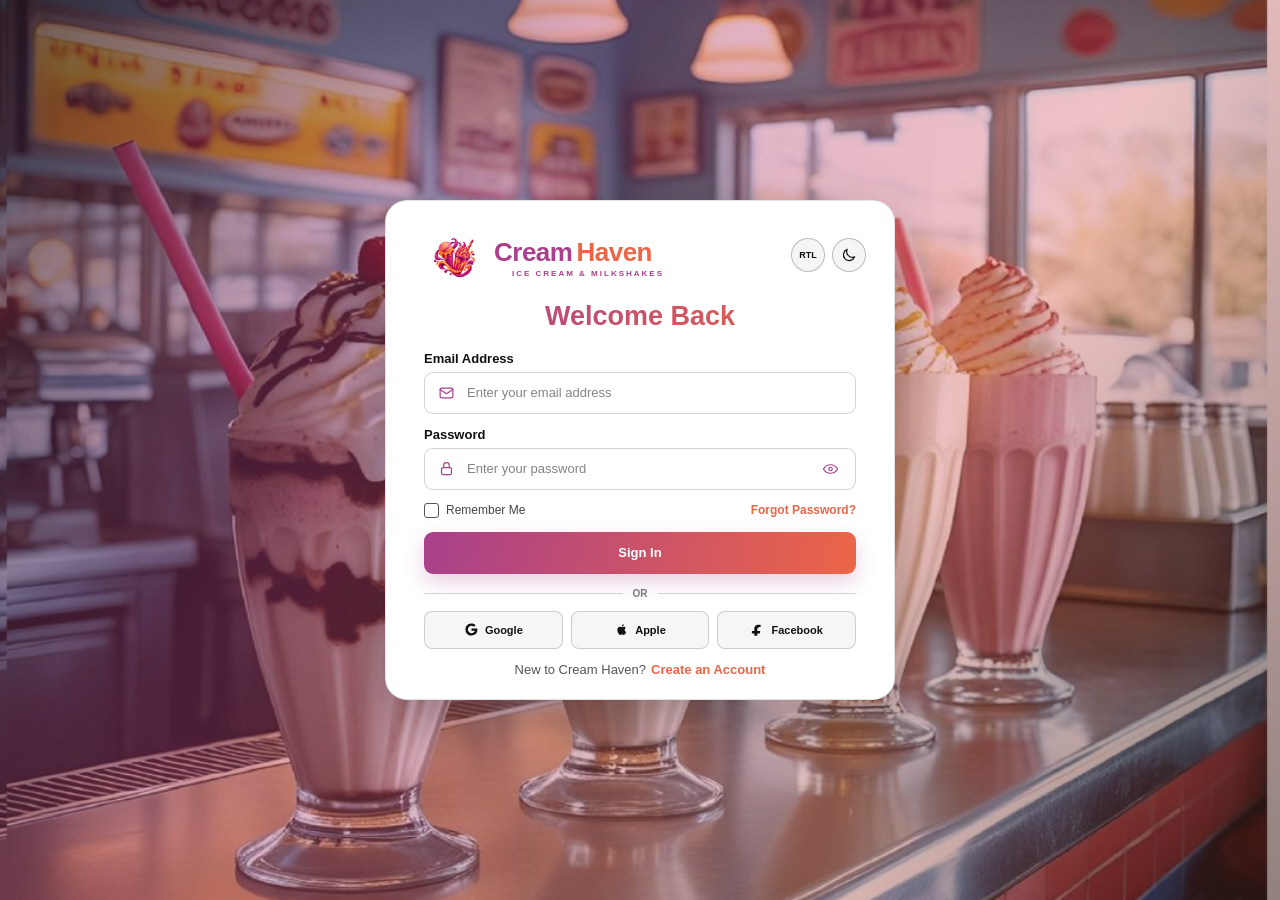
<file: login.html>
<!DOCTYPE html>
<html lang="en">
<head>
    <meta charset="UTF-8">
    <meta name="viewport" content="width=device-width, initial-scale=1.0">
    <title>Document</title>
    <link rel="stylesheet" href="login.css">
</head>
<body>

<!-- =========================================
     CREAM HAVEN LOGIN PAGE
     ========================================= -->

<section class="ch-login-page">

    <!-- =====================================
         LOGIN WRAPPER
         ===================================== -->

    <div class="ch-login-wrapper">

        <!-- =================================
             LOGIN CARD
             ================================= -->

        <div class="ch-login-card">

            <!-- =================================
                 CARD TOP CONTROLS
                 ================================= -->

            <div class="ch-card-controls">

                <!-- RTL -->
                <button
                    type="button"
                    class="ch-auth-control"
                    id="rtlToggle"
                    aria-label="Toggle RTL"
                    title="Toggle RTL">

                    <span class="ch-rtl-icon">RTL</span>

                </button>


                <!-- Dark Mode -->
                <button
                    type="button"
                    class="ch-auth-control"
                    id="darkModeToggle"
                    aria-label="Toggle dark mode"
                    title="Toggle dark mode">

                    <!-- Sun -->
                    <svg
                        class="ch-theme-icon ch-sun-icon"
                        viewBox="0 0 24 24"
                        aria-hidden="true">

                        <circle cx="12" cy="12" r="4"></circle>

                        <path d="M12 2v2.5"></path>
                        <path d="M12 19.5V22"></path>

                        <path d="M4.93 4.93l1.77 1.77"></path>
                        <path d="M17.3 17.3l1.77 1.77"></path>

                        <path d="M2 12h2.5"></path>
                        <path d="M19.5 12H22"></path>

                        <path d="M4.93 19.07l1.77-1.77"></path>
                        <path d="M17.3 6.7l1.77-1.77"></path>

                    </svg>


                    <!-- Moon -->
                    <svg
                        class="ch-theme-icon ch-moon-icon"
                        viewBox="0 0 24 24"
                        aria-hidden="true">

                        <path d="M20.5 14.7A8.5 8.5 0 0 1 9.3 3.5a8.7 8.7 0 1 0 11.2 11.2Z"></path>

                    </svg>

                </button>

            </div>


            <!-- =================================
                 BRAND
                 ================================= -->

            <div class="ch-login-brand">

                 <!-- LOGO -->
        <a href="index.html" class="brand-logo">

            <!-- Logo Image Only -->
            <img src="images/cream7.png" alt="Scoop Haven Logo">

            <!-- Logo Name -->
            <div class="brand-text">

                <h1>
                    <span>Cream</span>
                    <strong>Haven</strong>
                </h1>

                <p>ICE CREAM & MILKSHAKES</p>

            </div>

        </a>
            </div>


            <!-- =================================
                 LOGIN HEADING
                 ================================= -->

            <div class="ch-login-heading">

                <h1>
                    Welcome Back
                </h1>

            </div>


            <!-- =================================
                 LOGIN FORM
                 ================================= -->

            <form
                class="ch-login-form"
                id="loginForm">

                <!-- Email -->
                <div class="ch-form-group">

                    <label for="loginEmail">
                        Email Address
                    </label>

                    <div class="ch-input-wrapper">

                        <svg
                            class="ch-input-icon"
                            viewBox="0 0 24 24"
                            aria-hidden="true">

                            <rect
                                x="3"
                                y="5"
                                width="18"
                                height="14"
                                rx="2">
                            </rect>

                            <path d="m3 7 9 6 9-6"></path>

                        </svg>


                        <input
                            type="email"
                            id="loginEmail"
                            name="email"
                            placeholder="Enter your email address"
                            autocomplete="email"
                            required>

                    </div>

                </div>


                <!-- Password -->
                <div class="ch-form-group">

                    <label for="loginPassword">
                        Password
                    </label>

                    <div class="ch-input-wrapper">

                        <svg
                            class="ch-input-icon"
                            viewBox="0 0 24 24"
                            aria-hidden="true">

                            <rect
                                x="5"
                                y="10"
                                width="14"
                                height="10"
                                rx="2">
                            </rect>

                            <path d="M8 10V7a4 4 0 0 1 8 0v3"></path>

                        </svg>


                        <input
                            type="password"
                            id="loginPassword"
                            name="password"
                            placeholder="Enter your password"
                            autocomplete="current-password"
                            required>


                        <!-- Password Visibility -->
                        <button
                            type="button"
                            class="ch-password-toggle"
                            id="passwordToggle"
                            aria-label="Show password"
                            title="Show password">

                            <!-- Open Eye -->
                            <svg
                                class="ch-eye-open"
                                viewBox="0 0 24 24"
                                aria-hidden="true">

                                <path d="M2 12s3.5-6 10-6 10 6 10 6-3.5 6-10 6S2 12 2 12Z"></path>

                                <circle
                                    cx="12"
                                    cy="12"
                                    r="2.5">
                                </circle>

                            </svg>


                            <!-- Closed Eye -->
                            <svg
                                class="ch-eye-closed"
                                viewBox="0 0 24 24"
                                aria-hidden="true">

                                <path d="m3 3 18 18"></path>

                                <path d="M10.6 6.2A10.7 10.7 0 0 1 12 6c6.5 0 10 6 10 6a17.4 17.4 0 0 1-3.1 3.8"></path>

                                <path d="M6.1 6.1C3.4 8 2 12 2 12s3.5 6 10 6c1.7 0 3.2-.4 4.5-1"></path>

                            </svg>

                        </button>

                    </div>

                </div>


                <!-- =================================
                     REMEMBER / FORGOT
                     ================================= -->

                <div class="ch-login-options">

                    <label class="ch-remember">

                        <input
                            type="checkbox"
                            id="rememberMe"
                            name="remember">

                        <span class="ch-custom-checkbox"></span>

                        <span>
                            Remember Me
                        </span>

                    </label>


                    <a
                        href="forgot-password.html"
                        class="ch-forgot-link">

                        Forgot Password?

                    </a>

                </div>


                <!-- =================================
                     SIGN IN
                     ================================= -->

                <button
                    type="submit"
                    class="ch-login-btn">

                    Sign In

                </button>


                <!-- =================================
                     DIVIDER
                     ================================= -->

                <div class="ch-login-divider">

                    <span></span>

                    <strong>
                        OR
                    </strong>

                    <span></span>

                </div>


                <!-- =================================
                     SOCIAL LOGIN
                     ================================= -->

                <div class="ch-social-login">

                    <!-- Google -->
                    <button
                        type="button"
                        class="ch-social-btn"
                        aria-label="Continue with Google">

                        <svg
                            class="ch-google-logo"
                            viewBox="0 0 24 24"
                            aria-hidden="true">

                            <path d="M21.35 12.23c0-.72-.06-1.25-.2-1.8H12v3.41h5.37a4.6 4.6 0 0 1-1.99 3.02v2.5h3.22c1.88-1.73 2.75-4.28 2.75-7.13Z"></path>

                            <path d="M12 21.7c2.69 0 4.95-.88 6.6-2.34l-3.22-2.5c-.9.6-2.05.96-3.38.96-2.6 0-4.81-1.76-5.6-4.12H3.08v2.58A9.97 9.97 0 0 0 12 21.7Z"></path>

                            <path d="M6.4 13.7a6 6 0 0 1 0-3.4V7.72H3.08a9.98 9.98 0 0 0 0 8.56l3.32-2.58Z"></path>

                            <path d="M12 6.18c1.47 0 2.79.5 3.83 1.49l2.87-2.87C16.94 3.2 14.68 2.3 12 2.3a9.97 9.97 0 0 0-8.92 5.42L6.4 10.3C7.19 7.94 9.4 6.18 12 6.18Z"></path>

                        </svg>

                        <span>
                            Google
                        </span>

                    </button>


                    <!-- Apple -->
                    <button
                        type="button"
                        class="ch-social-btn"
                        aria-label="Continue with Apple">

                        <svg
                            class="ch-social-icon ch-apple-logo"
                            viewBox="0 0 24 24"
                            aria-hidden="true">

                            <path d="M17.05 12.54c-.02-2.17 1.77-3.22 1.85-3.27a3.97 3.97 0 0 0-3.13-1.69c-1.32-.14-2.6.79-3.28.79-.69 0-1.74-.77-2.86-.75a4.21 4.21 0 0 0-3.54 2.16c-1.53 2.65-.39 6.55 1.08 8.69.73 1.05 1.58 2.22 2.71 2.18 1.1-.04 1.52-.7 2.85-.7 1.33 0 1.71.7 2.87.67 1.19-.02 1.92-1.06 2.65-2.11.84-1.22 1.19-2.4 1.21-2.46-.03-.01-2.39-.92-2.41-3.51Z"></path>

                            <path d="M14.88 6.17c.6-.73 1-1.75.89-2.77-.86.04-1.91.57-2.53 1.3-.55.64-1.04 1.68-.91 2.67.97.08 1.96-.49 2.55-1.2Z"></path>

                        </svg>

                        <span>
                            Apple
                        </span>

                    </button>


                    <!-- Facebook -->
                    <button
                        type="button"
                        class="ch-social-btn"
                        aria-label="Continue with Facebook">

                        <svg
                            class="ch-social-icon ch-facebook-logo"
                            viewBox="0 0 24 24"
                            aria-hidden="true">

                            <path d="M14 8h3V4.5c-.52-.07-1.99-.2-3.78-.2-3.74 0-6.3 2.28-6.3 6.48v3.62H3v3.91h3.92V22h4.8v-3.69h3.95l.63-3.91h-4.58v-3.28c0-1.13.31-1.9 2.28-1.9Z"></path>

                        </svg>

                        <span>
                            Facebook
                        </span>

                    </button>

                </div>


                <!-- =================================
                     SIGN UP
                     ================================= -->

                <div class="ch-signup-row">

                    <span>
                        New to Cream Haven?
                    </span>

                    <a href="signup.html">
                        Create an Account
                    </a>

                </div>

            </form>

        </div>

    </div>

</section>
<script src="login.js"></script>

</body>
</html>
</file>
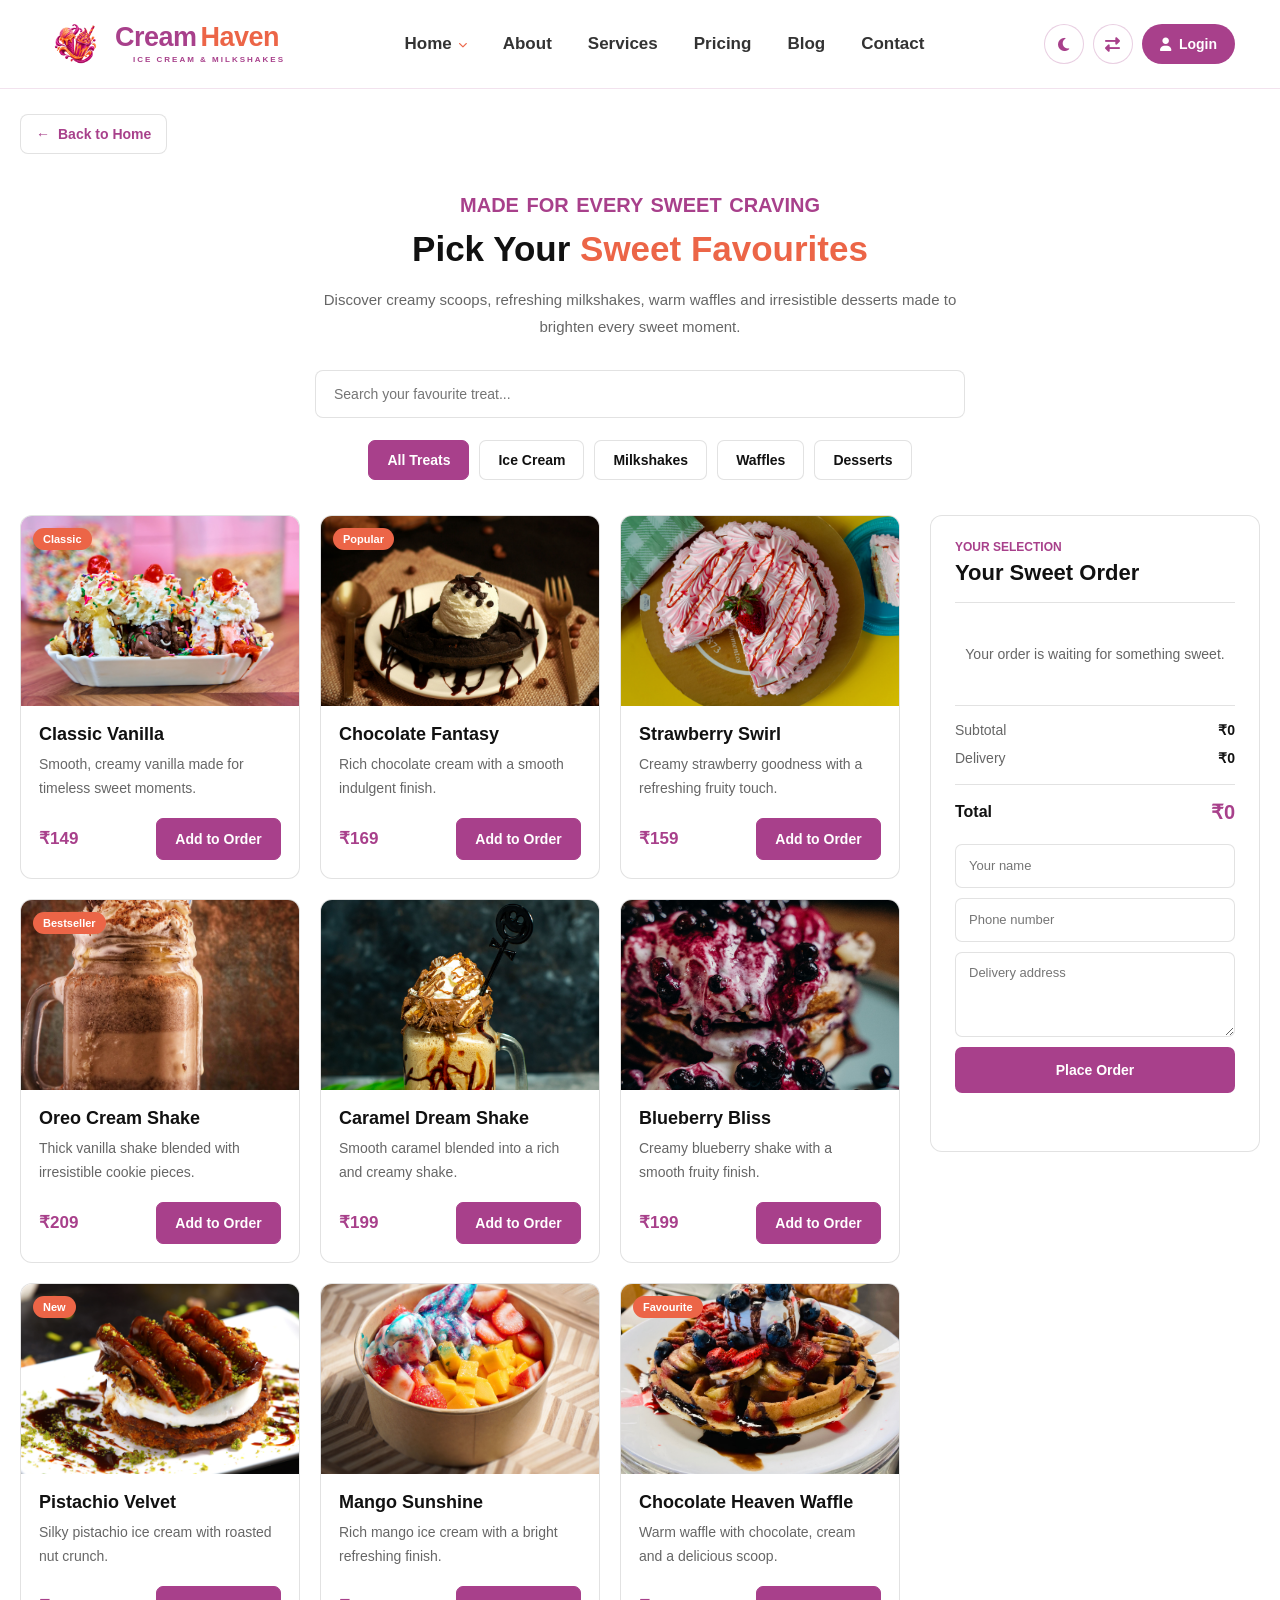
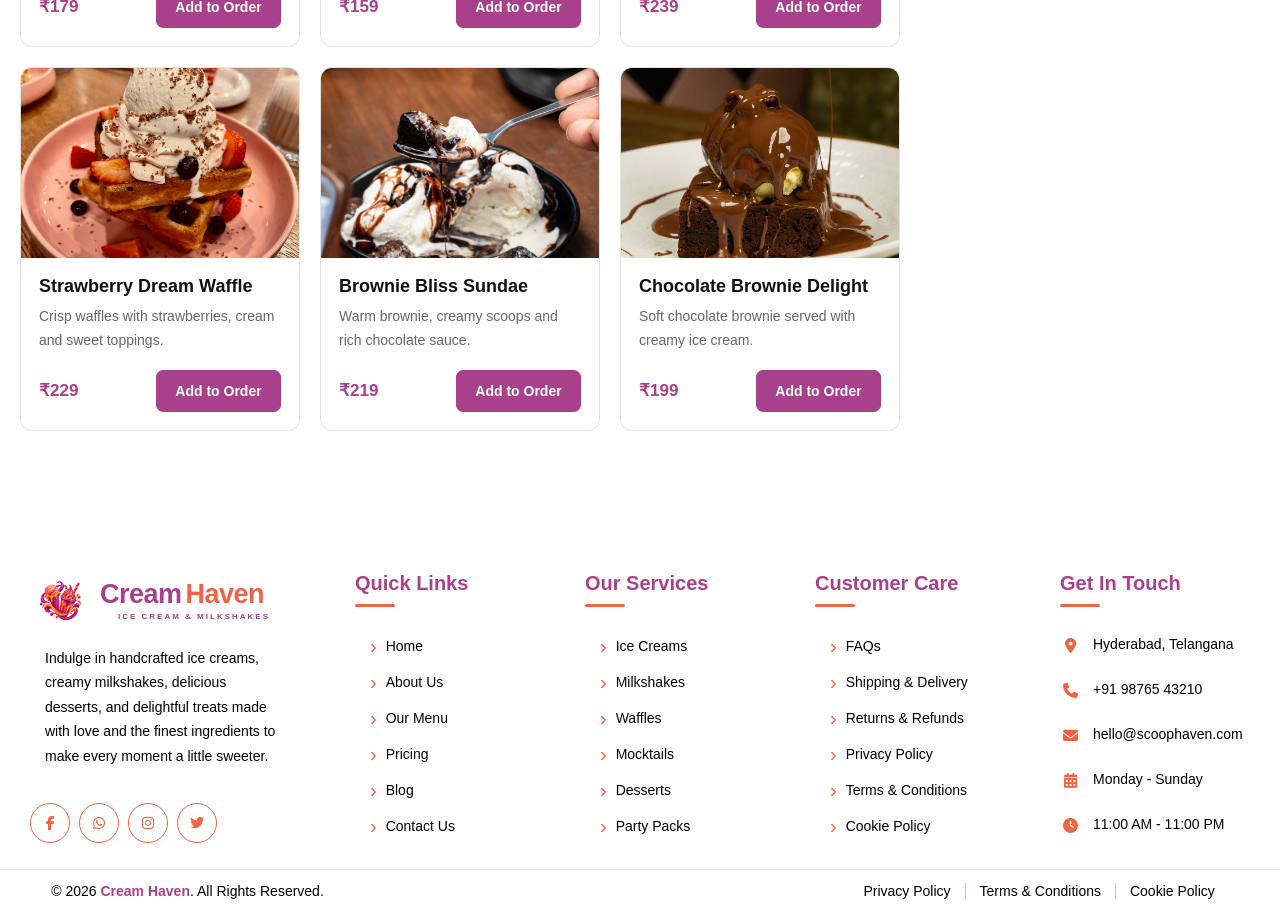
<file: ordernow.html>
<!DOCTYPE html>
<html lang="en">

<head>
    <meta charset="UTF-8">
    <meta
        name="viewport"
        content="width=device-width, initial-scale=1.0"
    >

    <title>Order Now | Cream Haven</title>

    <!-- External CSS -->
    <link
        rel="stylesheet"
        href="ordernow.css">
         <link rel="stylesheet"
      href="https://cdnjs.cloudflare.com/ajax/libs/font-awesome/6.5.2/css/all.min.css">
</head>

<body>
<header class="site-header">

    <div class="header-container">

        <!-- LOGO -->
        <a href="index.html" class="brand-logo">

            <!-- Logo Image Only -->
            <img src="images/cream7.png" alt="Scoop Haven Logo">

            <!-- Logo Name -->
            <div class="brand-text">

                <h1>
                    <span>Cream</span>
                    <strong>Haven</strong>
                </h1>

                <p>ICE CREAM & MILKSHAKES</p>

            </div>

        </a>


        <!-- NAVIGATION -->
        <nav class="main-nav">

           <div class="nav-dropdown">

    <a href="index.html" class="nav-link">
        Home
        <i class="fas fa-chevron-down"></i>
    </a>

    <div class="dropdown-menu">

        <a href="index.html" class="dropdown-item" class="nav-link">
            Home 1
        </a>

        <a href="home2.html" class="dropdown-item" class="nav-link">
            Home 2
        </a>

    </div>

</div>

            <a href="about.html" class="nav-link">
                About
            </a>

            <a href="services.html" class="nav-link">
                Services
            </a>

            <a href="pricing.html" class="nav-link">
                Pricing
            </a>

            <a href="blog.html" class="nav-link">
                Blog
            </a>

            <a href="contact.html" class="nav-link">
                Contact
            </a>

        </nav>


        <!-- HEADER BUTTONS -->
        <div class="header-actions">

            <!-- Dark Mode -->
            <button
                class="header-icon-btn theme-btn"
                id="themeToggle"
                title="Dark Mode">

                <i class="fas fa-moon"></i>

            </button>


            <!-- RTL -->
            <button
                class="header-icon-btn rtl-btn"
                id="rtlToggle"
                title="RTL Mode">

                <i class="fas fa-right-left"></i>

            </button>


            <!-- Login -->
            <button class="login-btn">

                <i class="fas fa-user"></i>

                <span>Login</span>

            </button>

        </div>

    </div>

</header>
 
<!-- =========================================
         ORDER NOW PAGE
    ========================================== -->

    <main class="ch-order-page">


        <!-- BACK TO HOME -->

        <div class="ch-page-top">

            <a
                href="home1.html"
                class="ch-back-home"
            >
                <span>←</span>
                Back to Home
            </a>

        </div>


        <section class="ch-order-section">

            <div class="ch-order-container">


                <!-- =========================================
                     SECTION HEADING
                ========================================== -->

                <div class="ch-order-heading">

                    <p class="ch-order-tagline">
                        MADE FOR EVERY SWEET CRAVING
                    </p>

                    <h1>
                        Pick Your
                        <span>Sweet Favourites</span>
                    </h1>

                    <p class="ch-order-description">
                        Discover creamy scoops, refreshing milkshakes,
                        warm waffles and irresistible desserts made
                        to brighten every sweet moment.
                    </p>

                </div>


                <!-- SEARCH -->

                <div class="ch-search-wrapper">

                    <input
                        type="search"
                        id="productSearch"
                        placeholder="Search your favourite treat..."
                        aria-label="Search products"
                    >

                </div>


                <!-- CATEGORY FILTER -->

                <div class="ch-category-list">

                    <button
                        type="button"
                        class="ch-category active"
                        data-category="all"
                    >
                        All Treats
                    </button>

                    <button
                        type="button"
                        class="ch-category"
                        data-category="icecream"
                    >
                        Ice Cream
                    </button>

                    <button
                        type="button"
                        class="ch-category"
                        data-category="milkshake"
                    >
                        Milkshakes
                    </button>

                    <button
                        type="button"
                        class="ch-category"
                        data-category="waffle"
                    >
                        Waffles
                    </button>

                    <button
                        type="button"
                        class="ch-category"
                        data-category="dessert"
                    >
                        Desserts
                    </button>

                </div>


                <!-- =========================================
                     ORDER CONTENT
                ========================================== -->

                <div class="ch-order-layout">


                    <!-- PRODUCTS -->

                    <div class="ch-products-area">

                        <div
                            class="ch-product-grid"
                            id="productGrid"
                        >


                            <!-- PRODUCT 1 -->

                            <article
                                class="ch-product-card"
                                data-category="icecream"
                                data-name="Classic Vanilla"
                            >

                                <div class="ch-product-image">

                                    <img
                                        src="images/Classic Vanilla4.jpg"
                                        alt="Classic Vanilla Ice Cream"
                                    >

                                    <span class="ch-product-badge">
                                        Classic
                                    </span>

                                </div>

                                <div class="ch-product-content">

                                    <h2>
                                        Classic Vanilla
                                    </h2>

                                    <p>
                                        Smooth, creamy vanilla made
                                        for timeless sweet moments.
                                    </p>

                                    <div class="ch-product-bottom">

                                        <strong>
                                            ₹149
                                        </strong>
                                        <button
    type="button"
    class="ch-add-order"
    data-name="Classic Vanilla"
    data-price="149"
>
    Add to Order
</button>
                                        

                                    </div>

                                </div>

                            </article>


                            <!-- PRODUCT 2 -->

                            <article
                                class="ch-product-card"
                                data-category="icecream"
                                data-name="Chocolate Fantasy"
                            >

                                <div class="ch-product-image">

                                    <img
                                        src="images/Chocolate Fantasy.jpg"
                                        alt="Chocolate Fantasy Ice Cream"
                                    >

                                    <span class="ch-product-badge">
                                        Popular
                                    </span>

                                </div>

                                <div class="ch-product-content">

                                    <h2>
                                        Chocolate Fantasy
                                    </h2>

                                    <p>
                                        Rich chocolate cream with
                                        a smooth indulgent finish.
                                    </p>

                                    <div class="ch-product-bottom">

                                        <strong>
                                            ₹169
                                        </strong>

                                         <button
    type="button"
    class="ch-add-order"
    data-name="Classic Vanilla"
    data-price="149"
>
    Add to Order
</button>

                                    </div>

                                </div>

                            </article>


                            <!-- PRODUCT 3 -->

                            <article
                                class="ch-product-card"
                                data-category="icecream"
                                data-name="Strawberry Swirl"
                            >

                                <div class="ch-product-image">

                                    <img
                                        src="images/Strawberry Swirl.jpg"
                                        alt="Strawberry Swirl Ice Cream"
                                    >

                                </div>

                                <div class="ch-product-content">

                                    <h2>
                                        Strawberry Swirl
                                    </h2>

                                    <p>
                                        Creamy strawberry goodness
                                        with a refreshing fruity touch.
                                    </p>

                                    <div class="ch-product-bottom">

                                        <strong>
                                            ₹159
                                        </strong>

                                        <button
                                           type="button"
    class="ch-add-order"
    data-name="Classic Vanilla"
    data-price="149"
>
    Add to Order
</button> 
                                    </div>

                                </div>

                            </article>


                            <!-- PRODUCT 4 -->

                            <article
                                class="ch-product-card"
                                data-category="milkshake"
                                data-name="Oreo Cream Shake"
                            >

                                <div class="ch-product-image">

                                    <img
                                        src="images/Oreo Cream Shake.jpg"
                                        alt="Oreo Cream Milkshake"
                                    >

                                    <span class="ch-product-badge">
                                        Bestseller
                                    </span>

                                </div>

                                <div class="ch-product-content">

                                    <h2>
                                        Oreo Cream Shake
                                    </h2>

                                    <p>
                                        Thick vanilla shake blended
                                        with irresistible cookie pieces.
                                    </p>

                                    <div class="ch-product-bottom">

                                        <strong>
                                            ₹209
                                        </strong>

                                        <button
    type="button"
    class="ch-add-order"
    data-name="Classic Vanilla"
    data-price="149"
>
    Add to Order
</button>

                                    </div>

                                </div>

                            </article>


                            <!-- PRODUCT 5 -->

                            <article
                                class="ch-product-card"
                                data-category="milkshake"
                                data-name="Caramel Dream Shake"
                            >

                                <div class="ch-product-image">

                                    <img
                                        src="images/Caramel Dream Shake.jpg"
                                        alt="Caramel Dream Milkshake"
                                    >

                                </div>

                                <div class="ch-product-content">

                                    <h2>
                                        Caramel Dream Shake
                                    </h2>

                                    <p>
                                        Smooth caramel blended into
                                        a rich and creamy shake.
                                    </p>

                                    <div class="ch-product-bottom">

                                        <strong>
                                            ₹199
                                        </strong>

                                         <button
    type="button"
    class="ch-add-order"
    data-name="Classic Vanilla"
    data-price="149"
>
    Add to Order
</button>

                                    </div>

                                </div>

                            </article>


                            <!-- PRODUCT 6 -->

                            <article
                                class="ch-product-card"
                                data-category="milkshake"
                                data-name="Blueberry Bliss"
                            >

                                <div class="ch-product-image">

                                    <img
                                        src="images/Blueberry Bliss.jpg"
                                        alt="Blueberry Bliss Milkshake"
                                    >

                                </div>

                                <div class="ch-product-content">

                                    <h2>
                                        Blueberry Bliss
                                    </h2>

                                    <p>
                                        Creamy blueberry shake with
                                        a smooth fruity finish.
                                    </p>

                                    <div class="ch-product-bottom">

                                        <strong>
                                            ₹199
                                        </strong>

                                         <button
    type="button"
    class="ch-add-order"
    data-name="Classic Vanilla"
    data-price="149"
>
    Add to Order
</button>

                                    </div>

                                </div>

                            </article>


                            <!-- PRODUCT 7 -->

                            <article
                                class="ch-product-card"
                                data-category="icecream"
                                data-name="Pistachio Velvet"
                            >

                                <div class="ch-product-image">

                                    <img
                                        src="images/Pistachio Velvet.jpg"
                                        alt="Pistachio Velvet Ice Cream"
                                    >

                                    <span class="ch-product-badge">
                                        New
                                    </span>

                                </div>

                                <div class="ch-product-content">

                                    <h2>
                                        Pistachio Velvet
                                    </h2>

                                    <p>
                                        Silky pistachio ice cream
                                        with roasted nut crunch.
                                    </p>

                                    <div class="ch-product-bottom">

                                        <strong>
                                            ₹179
                                        </strong>

                                       <button
    type="button"
    class="ch-add-order"
    data-name="Classic Vanilla"
    data-price="149"
>
    Add to Order
</button>
                                    </div>

                                </div>

                            </article>


                            <!-- PRODUCT 8 -->

                            <article
                                class="ch-product-card"
                                data-category="icecream"
                                data-name="Mango Sunshine"
                            >

                                <div class="ch-product-image">

                                    <img
                                        src="images/Mango Sunshine.jpg"
                                        alt="Mango Sunshine Ice Cream"
                                    >

                                </div>

                                <div class="ch-product-content">

                                    <h2>
                                        Mango Sunshine
                                    </h2>

                                    <p>
                                        Rich mango ice cream with
                                        a bright refreshing finish.
                                    </p>

                                    <div class="ch-product-bottom">

                                        <strong>
                                            ₹159
                                        </strong>

                                       <button
    type="button"
    class="ch-add-order"
    data-name="Classic Vanilla"
    data-price="149"
>
    Add to Order
</button>

                                    </div>

                                </div>

                            </article>


                            <!-- PRODUCT 9 -->

                            <article
                                class="ch-product-card"
                                data-category="waffle"
                                data-name="Chocolate Heaven Waffle"
                            >

                                <div class="ch-product-image">

                                    <img
                                        src="images/Chocolate Heaven Waffle.jpg"
                                        alt="Chocolate Heaven Waffle"
                                    >

                                    <span class="ch-product-badge">
                                        Favourite
                                    </span>

                                </div>

                                <div class="ch-product-content">

                                    <h2>
                                        Chocolate Heaven Waffle
                                    </h2>

                                    <p>
                                        Warm waffle with chocolate,
                                        cream and a delicious scoop.
                                    </p>

                                    <div class="ch-product-bottom">

                                        <strong>
                                            ₹239
                                        </strong>
 <button
    type="button"
    class="ch-add-order"
    data-name="Classic Vanilla"
    data-price="149"
>
    Add to Order
</button>
                                    </div>

                                </div>

                            </article>


                            <!-- PRODUCT 10 -->

                            <article
                                class="ch-product-card"
                                data-category="waffle"
                                data-name="Strawberry Dream Waffle"
                            >

                                <div class="ch-product-image">

                                    <img
                                        src="images/Strawberry Dream Waffle.jpg"
                                        alt="Strawberry Dream Waffle"
                                    >

                                </div>

                                <div class="ch-product-content">

                                    <h2>
                                        Strawberry Dream Waffle
                                    </h2>

                                    <p>
                                        Crisp waffles with strawberries,
                                        cream and sweet toppings.
                                    </p>

                                    <div class="ch-product-bottom">

                                        <strong>
                                            ₹229
                                        </strong>

                                        <button
    type="button"
    class="ch-add-order"
    data-name="Classic Vanilla"
    data-price="149"
>
    Add to Order
</button>

                                    </div>

                                </div>

                            </article>


                            <!-- PRODUCT 11 -->

                            <article
                                class="ch-product-card"
                                data-category="dessert"
                                data-name="Brownie Bliss Sundae"
                            >

                                <div class="ch-product-image">

                                    <img
                                        src="images/Brownie Bliss Sundae.jpg"
                                        alt="Brownie Bliss Sundae"
                                    >

                                </div>

                                <div class="ch-product-content">

                                    <h2>
                                        Brownie Bliss Sundae
                                    </h2>

                                    <p>
                                        Warm brownie, creamy scoops
                                        and rich chocolate sauce.
                                    </p>

                                    <div class="ch-product-bottom">

                                        <strong>
                                            ₹219
                                        </strong>

                                        <button
    type="button"
    class="ch-add-order"
    data-name="Classic Vanilla"
    data-price="149"
>
    Add to Order
</button>
                                    </div>

                                </div>

                            </article>


                            <!-- PRODUCT 12 -->

                            <article
                                class="ch-product-card"
                                data-category="dessert"
                                data-name="Chocolate Brownie Delight"
                            >

                                <div class="ch-product-image">

                                    <img
                                        src="images/Chocolate Brownie Delight.jpg"
                                        alt="Chocolate Brownie Delight"
                                    >

                                </div>

                                <div class="ch-product-content">

                                    <h2>
                                        Chocolate Brownie Delight
                                    </h2>

                                    <p>
                                        Soft chocolate brownie served
                                        with creamy ice cream.
                                    </p>

                                    <div class="ch-product-bottom">

                                        <strong>
                                            ₹199
                                        </strong>
 <button
    type="button"
    class="ch-add-order"
    data-name="Classic Vanilla"
    data-price="149"
>
    Add to Order
</button>

                                    </div>

                                </div>

                            </article>


                        </div>

                    </div>


                    <!-- =========================================
                         ORDER SUMMARY
                    ========================================== -->

                    <aside class="ch-order-summary">

                        <div class="ch-summary-header">

                            <p>
                                YOUR SELECTION
                            </p>

                            <h2>
                                Your Sweet Order
                            </h2>

                        </div>


                        <div
                            class="ch-cart-items"
                            id="cartItems"
                        >

                            <div class="ch-empty-cart">

                                Your order is waiting for
                                something sweet.

                            </div>

                        </div>


                        <div class="ch-summary-details">

                            <div>

                                <span>
                                    Subtotal
                                </span>

                                <strong id="subtotal">
                                    ₹0
                                </strong>

                            </div>


                            <div>

                                <span>
                                    Delivery
                                </span>

                                <strong id="delivery">
                                    ₹0
                                </strong>

                            </div>


                            <div class="ch-total-row">

                                <span>
                                    Total
                                </span>

                                <strong id="total">
                                    ₹0
                                </strong>

                            </div>

                        </div>


                        <!-- CUSTOMER DETAILS -->

                        <form
                            class="ch-checkout-form"
                            id="checkoutForm"
                        >

                            <input
                                type="text"
                                id="customerName"
                                placeholder="Your name"
                                required
                            >

                            <input
                                type="tel"
                                id="customerPhone"
                                placeholder="Phone number"
                                required
                            >

                            <textarea
                                id="customerAddress"
                                placeholder="Delivery address"
                                required
                            ></textarea>

<button
    type="button"
    class="ch-place-order"
    id="placeOrderBtn"
>
    Place Order
</button>

                        </form>


                        
<p
    class="ch-order-message"
    id="orderMessage"
></p>

                    </aside>

                </div>

            </div>

        </section>

    </main>


    

<footer class="main-footer">

    <div class="footer-container">


        <!-- =================================================
             COLUMN 1 : BRAND
        ================================================== -->

        <div class="footer-column footer-brand-column">

            <a href="#" class="brand-logo">

            <!-- Logo Image Only -->
            <img src="images/cream7.png" alt="Scoop Haven Logo">

                <!-- Logo Name -->
                 <div class="brand-text">

                <h1>
                    <span>Cream</span>
                    <strong>Haven</strong>
                </h1>

                     <p>ICE CREAM & MILKSHAKES</p>


                </div>

            </a>


            <!-- Brand Description -->

            <p class="footer-description">
                Indulge in handcrafted ice creams, creamy milkshakes,
                delicious desserts, and delightful treats made with
                love and the finest ingredients to make every moment
                a little sweeter.
            </p>
            
              <!-- Social Icons -->

            <div class="footer-social">

                <a
                    href="#"
                    aria-label="Facebook"
                    title="Facebook"
                >
                    <i class="fa-brands fa-facebook-f"></i>
                </a>

                <a
                    href="#"
                    aria-label="WhatsApp"
                    title="WhatsApp"
                >
                    <i class="fa-brands fa-whatsapp"></i>
                </a>

                <a
                    href="#"
                    aria-label="Instagram"
                    title="Instagram"
                >
                    <i class="fa-brands fa-instagram"></i>
                </a>

                <a
                    href="#"
                    aria-label="Twitter"
                    title="Twitter"
                >
                    <i class="fa-brands fa-twitter"></i>
                </a>


            </div>

        </div>
         
        


        <!-- =================================================
             COLUMN 2 : QUICK LINKS
        ================================================== -->

        <div class="footer-column">

            <h3 class="footer-title">
                Quick Links
            </h3>

            <ul class="footer-links">

                <li>
                    <a href="#">
                        <span class="footer-arrow">›</span>
                        <span>Home</span>
                    </a>
                </li>

                <li>
                    <a href="#">
                        <span class="footer-arrow">›</span>
                        <span>About Us</span>
                    </a>
                </li>

                <li>
                    <a href="#">
                        <span class="footer-arrow">›</span>
                        <span>Our Menu</span>
                    </a>
                </li>

                <li>
                    <a href="#">
                        <span class="footer-arrow">›</span>
                        <span>Pricing</span>
                    </a>
                </li>

                <li>
                    <a href="#">
                        <span class="footer-arrow">›</span>
                        <span>Blog</span>
                    </a>
                </li>

                <li>
                    <a href="#">
                        <span class="footer-arrow">›</span>
                        <span>Contact Us</span>
                    </a>
                </li>

            </ul>

        </div>



        <!-- =================================================
             COLUMN 3 : OUR SERVICES
        ================================================== -->

        <div class="footer-column">

            <h3 class="footer-title">
                Our Services
            </h3>

            <ul class="footer-links">

                <li>
                    <a href="#">
                        <span class="footer-arrow">›</span>
                        <span>Ice Creams</span>
                    </a>
                </li>

                <li>
                    <a href="#">
                        <span class="footer-arrow">›</span>
                        <span>Milkshakes</span>
                    </a>
                </li>

                <li>
                    <a href="#">
                        <span class="footer-arrow">›</span>
                        <span>Waffles</span>
                    </a>
                </li>

                <li>
                    <a href="#">
                        <span class="footer-arrow">›</span>
                        <span>Mocktails</span>
                    </a>
                </li>

                <li>
                    <a href="#">
                        <span class="footer-arrow">›</span>
                        <span>Desserts</span>
                    </a>
                </li>

                <li>
                    <a href="#">
                        <span class="footer-arrow">›</span>
                        <span>Party Packs</span>
                    </a>
                </li>

            </ul>

        </div>



        <!-- =================================================
             COLUMN 4 : CUSTOMER CARE
        ================================================== -->

        <div class="footer-column">

            <h3 class="footer-title">
                Customer Care
            </h3>

            <ul class="footer-links">

                <li>
                    <a href="#">
                        <span class="footer-arrow">›</span>
                        <span>FAQs</span>
                    </a>
                </li>

                <li>
                    <a href="#">
                        <span class="footer-arrow">›</span>
                        <span>Shipping &amp; Delivery</span>
                    </a>
                </li>

                <li>
                    <a href="#">
                        <span class="footer-arrow">›</span>
                        <span>Returns &amp; Refunds</span>
                    </a>
                </li>

                <li>
                    <a href="#">
                        <span class="footer-arrow">›</span>
                        <span>Privacy Policy</span>
                    </a>
                </li>

                <li>
                    <a href="#">
                        <span class="footer-arrow">›</span>
                        <span>Terms &amp; Conditions</span>
                    </a>
                </li>

                <li>
                    <a href="#">
                        <span class="footer-arrow">›</span>
                        <span>Cookie Policy</span>
                    </a>
                </li>

            </ul>

        </div>



        <!-- =================================================
             COLUMN 5 : GET IN TOUCH
        ================================================== -->

        <div class="footer-column contact-column">

            <h3 class="footer-title">
                Get In Touch
            </h3>


            <!-- Address -->

            <div class="contact-item">

                <div class="contact-icon">

                    <i class="fa-solid fa-location-dot"></i>

                </div>

                <p>
                    Hyderabad, Telangana
                </p>

            </div>


            <!-- Phone -->

            <div class="contact-item">

                <div class="contact-icon">

                    <i class="fa-solid fa-phone"></i>

                </div>

                <p>
                    +91 98765 43210
                </p>

            </div>


            <!-- Email -->

            <div class="contact-item">

                <div class="contact-icon">

                    <i class="fa-solid fa-envelope"></i>

                </div>

                <p>
                    hello@scoophaven.com
                </p>

            </div>


            <!-- Opening Days -->

            <div class="contact-item">

                <div class="contact-icon">

                    <i class="fa-solid fa-calendar-days"></i>

                </div>

                <p>
                    Monday - Sunday
                </p>

            </div>

 <!-- Timings -->
<div class="contact-item">
    <div class="contact-icon">
        <i class="fa-solid fa-clock"></i>
    </div>
    <p>11:00 AM - 11:00 PM</p>
</div>
          
        </div>

    </div>

</footer>

<div class="footer-bottom">
    <div class="footer-bottom-inner">

        <p class="footer-copyright">
            © 2026 <span>Cream Haven</span>. All Rights Reserved.
        </p>

        <div class="footer-legal-links">
            <a href="privacy-policy.html">Privacy Policy</a>
            <a href="terms-conditions.html">Terms & Conditions</a>
            <a href="cookie-policy.html">Cookie Policy</a>
        </div>

    </div>
</div>

<script>


document.addEventListener("DOMContentLoaded", function () {

    const themeBtn = document.querySelector(".theme-btn");
    const rtlBtn = document.querySelector(".rtl-btn");
    const loginBtn = document.querySelector(".login-btn");


    if (themeBtn) {

        themeBtn.addEventListener("click", function () {

            document.body.classList.toggle("dark-mode");

            const isDark =
                document.body.classList.contains("dark-mode");


            const icon = themeBtn.querySelector("i");

            if (icon) {

                if (isDark) {
                    icon.classList.remove("fa-moon");
                    icon.classList.add("fa-sun");
                } else {
                    icon.classList.remove("fa-sun");
                    icon.classList.add("fa-moon");
                }

            }

 

            localStorage.setItem(
                "scoopHavenDarkMode",
                isDark ? "enabled" : "disabled"
            );

        });

    }
  


    const savedTheme =
        localStorage.getItem("scoopHavenDarkMode");

    if (savedTheme === "enabled") {

        document.body.classList.add("dark-mode");

        const icon = themeBtn?.querySelector("i");

        if (icon) {
            icon.classList.remove("fa-moon");
            icon.classList.add("fa-sun");
        }

    }



    if (rtlBtn) {

        rtlBtn.addEventListener("click", function () {

            document.body.classList.toggle("rtl-mode");

            const isRTL =
                document.body.classList.contains("rtl-mode");

         

            document.documentElement.dir =
                isRTL ? "rtl" : "ltr";

            document.documentElement.lang =
                isRTL ? "ar" : "en";

            /* Save preference */

            localStorage.setItem(
                "scoopHavenRTL",
                isRTL ? "enabled" : "disabled"
            );

        });

    }


    const savedRTL =
        localStorage.getItem("scoopHavenRTL");

    if (savedRTL === "enabled") {

        document.body.classList.add("rtl-mode");

        document.documentElement.dir = "rtl";
        document.documentElement.lang = "ar";

    }

    if (loginBtn) {

        loginBtn.addEventListener("click", function () {

            window.location.href = "login.html";

        });

    }

});
</script>


<script src="ordernow.js"></script>
</body>

</html>
</file>
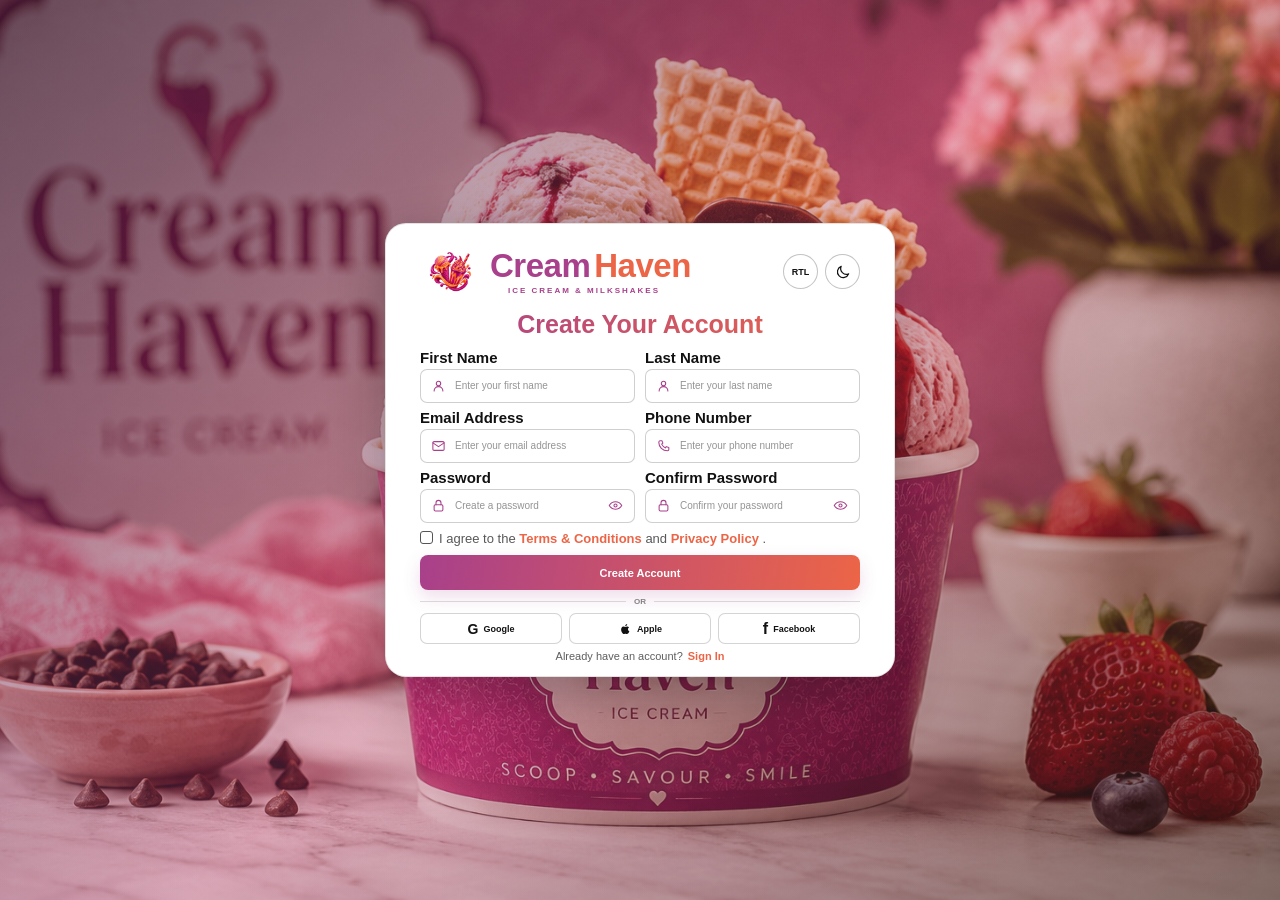
<file: signup.html>
<!DOCTYPE html>
<html lang="en" dir="ltr">

<head>

    <meta charset="UTF-8">

    <meta
        name="viewport"
        content="width=device-width, initial-scale=1.0"
    >

    <title>Sign Up | Cream Haven</title>

    <link
        rel="stylesheet"
        href="signup.css"
    >

</head>

<body>

    <main class="ch-signup-page">

        <section class="ch-signup-card">

            <!-- ==========================================
                 CARD TOP / BRAND + CONTROLS
                 ========================================== -->

            <div class="ch-card-top">

                <!-- LOGO -->
        <a href="index.html" class="brand-logo">

            <!-- Logo Image Only -->
            <img src="images/cream7.png" alt="Scoop Haven Logo">

            <!-- Logo Name -->
            <div class="brand-text">

                <h1>
                    <span>Cream</span>
                    <strong>Haven</strong>
                </h1>

                <p>ICE CREAM & MILKSHAKES</p>

            </div>

        </a>
                <!-- CONTROLS -->
                <div class="ch-card-controls">

                    <button
                        type="button"
                        class="ch-control-btn"
                        id="rtlToggle"
                        aria-label="Toggle RTL"
                        title="Toggle RTL"
                    >
                        RTL
                    </button>


                    <button
                        type="button"
                        class="ch-control-btn"
                        id="darkModeToggle"
                        aria-label="Toggle dark mode"
                        title="Toggle dark mode"
                    >

                        <!-- Moon -->
                        <svg
                            class="ch-moon-icon"
                            viewBox="0 0 24 24"
                            aria-hidden="true"
                        >
                            <path
                                d="M20.5 14.7A8.5 8.5 0 0 1 9.3 3.5a8.7 8.7 0 1 0 11.2 11.2Z"
                            ></path>
                        </svg>


                        <!-- Sun -->
                        <svg
                            class="ch-sun-icon"
                            viewBox="0 0 24 24"
                            aria-hidden="true"
                        >
                            <circle
                                cx="12"
                                cy="12"
                                r="4"
                            ></circle>

                            <path d="M12 2v2.5"></path>
                            <path d="M12 19.5V22"></path>

                            <path d="M4.93 4.93l1.77 1.77"></path>
                            <path d="M17.3 17.3l1.77 1.77"></path>

                            <path d="M2 12h2.5"></path>
                            <path d="M19.5 12H22"></path>

                            <path d="M4.93 19.07l1.77-1.77"></path>
                            <path d="M17.3 6.7l1.77-1.77"></path>
                        </svg>

                    </button>

                </div>

            </div>


            <!-- ==========================================
                 SIGN UP INTRO
                 ========================================== -->

            <div class="ch-signup-intro">

                <h1>
                    Create Your Account
                </h1>

               
            </div>


            <!-- ==========================================
                 SIGN UP FORM
                 ========================================== -->

            <form
                id="signupForm"
                class="ch-signup-form"
                novalidate
            >

                <div class="ch-form-grid">

                    <!-- FIRST NAME -->

                    <div class="ch-form-group">

                        <label for="firstName">
                            First Name
                        </label>

                        <div class="ch-input-box">

                            <svg
                                class="ch-input-icon"
                                viewBox="0 0 24 24"
                                aria-hidden="true"
                            >
                                <circle
                                    cx="12"
                                    cy="8"
                                    r="3.5"
                                ></circle>

                                <path
                                    d="M5 20a7 7 0 0 1 14 0"
                                ></path>

                            </svg>


                            <input
                                type="text"
                                id="firstName"
                                placeholder="Enter your first name"
                                autocomplete="given-name"
                            >

                        </div>

                    </div>


                    <!-- LAST NAME -->

                    <div class="ch-form-group">

                        <label for="lastName">
                            Last Name
                        </label>

                        <div class="ch-input-box">

                            <svg
                                class="ch-input-icon"
                                viewBox="0 0 24 24"
                                aria-hidden="true"
                            >
                                <circle
                                    cx="12"
                                    cy="8"
                                    r="3.5"
                                ></circle>

                                <path
                                    d="M5 20a7 7 0 0 1 14 0"
                                ></path>

                            </svg>


                            <input
                                type="text"
                                id="lastName"
                                placeholder="Enter your last name"
                                autocomplete="family-name"
                            >

                        </div>

                    </div>


                    <!-- EMAIL -->

                    <div class="ch-form-group">

                        <label for="signupEmail">
                            Email Address
                        </label>

                        <div class="ch-input-box">

                            <svg
                                class="ch-input-icon"
                                viewBox="0 0 24 24"
                                aria-hidden="true"
                            >
                                <rect
                                    x="3"
                                    y="5"
                                    width="18"
                                    height="14"
                                    rx="2"
                                ></rect>

                                <path
                                    d="m3 7 9 6 9-6"
                                ></path>

                            </svg>


                            <input
                                type="email"
                                id="signupEmail"
                                placeholder="Enter your email address"
                                autocomplete="email"
                            >

                        </div>

                    </div>


                    <!-- PHONE -->

                    <div class="ch-form-group">

                        <label for="phoneNumber">
                            Phone Number
                        </label>

                        <div class="ch-input-box">

                            <svg
                                class="ch-input-icon"
                                viewBox="0 0 24 24"
                                aria-hidden="true"
                            >
                                <path
                                    d="M6.5 3.5h3l1.5 4-2 1.5a14 14 0 0 0 6 6l1.5-2 4 1.5v3c0 1.1-.9 2-2 2C10.49 19.5 4.5 13.51 4.5 6.5c0-1.66.9-3 2-3Z"
                                ></path>

                            </svg>


                            <input
                                type="tel"
                                id="phoneNumber"
                                placeholder="Enter your phone number"
                                autocomplete="tel"
                            >

                        </div>

                    </div>


                    <!-- PASSWORD -->

                    <div class="ch-form-group">

                        <label for="signupPassword">
                            Password
                        </label>

                        <div class="ch-input-box">

                            <svg
                                class="ch-input-icon"
                                viewBox="0 0 24 24"
                                aria-hidden="true"
                            >
                                <rect
                                    x="5"
                                    y="10"
                                    width="14"
                                    height="10"
                                    rx="2"
                                ></rect>

                                <path
                                    d="M8 10V7a4 4 0 0 1 8 0v3"
                                ></path>

                            </svg>


                            <input
                                type="password"
                                id="signupPassword"
                                placeholder="Create a password"
                                autocomplete="new-password"
                            >


                            <button
                                type="button"
                                class="ch-eye-btn"
                                data-target="signupPassword"
                                aria-label="Show password"
                            >

                                <svg
                                    class="eye-open"
                                    viewBox="0 0 24 24"
                                >
                                    <path
                                        d="M2 12s3.5-6 10-6 10 6 10 6-3.5 6-10 6S2 12 2 12Z"
                                    ></path>

                                    <circle
                                        cx="12"
                                        cy="12"
                                        r="2.5"
                                    ></circle>

                                </svg>


                                <svg
                                    class="eye-closed"
                                    viewBox="0 0 24 24"
                                >
                                    <path d="m3 3 18 18"></path>

                                    <path
                                        d="M10.6 6.2A10.7 10.7 0 0 1 12 6c6.5 0 10 6 10 6a17.4 17.4 0 0 1-3.1 3.8"
                                    ></path>

                                    <path
                                        d="M6.1 6.1C3.4 8 2 12 2 12s3.5 6 10 6c1.7 0 3.2-.4 4.5-1"
                                    ></path>

                                </svg>

                            </button>

                        </div>

                    </div>


                    <!-- CONFIRM PASSWORD -->

                    <div class="ch-form-group">

                        <label for="confirmPassword">
                            Confirm Password
                        </label>

                        <div class="ch-input-box">

                            <svg
                                class="ch-input-icon"
                                viewBox="0 0 24 24"
                                aria-hidden="true"
                            >
                                <rect
                                    x="5"
                                    y="10"
                                    width="14"
                                    height="10"
                                    rx="2"
                                ></rect>

                                <path
                                    d="M8 10V7a4 4 0 0 1 8 0v3"
                                ></path>

                            </svg>


                            <input
                                type="password"
                                id="confirmPassword"
                                placeholder="Confirm your password"
                                autocomplete="new-password"
                            >


                            <button
                                type="button"
                                class="ch-eye-btn"
                                data-target="confirmPassword"
                                aria-label="Show password"
                            >

                                <svg
                                    class="eye-open"
                                    viewBox="0 0 24 24"
                                >
                                    <path
                                        d="M2 12s3.5-6 10-6 10 6 10 6-3.5 6-10 6S2 12 2 12Z"
                                    ></path>

                                    <circle
                                        cx="12"
                                        cy="12"
                                        r="2.5"
                                    ></circle>

                                </svg>


                                <svg
                                    class="eye-closed"
                                    viewBox="0 0 24 24"
                                >
                                    <path d="m3 3 18 18"></path>

                                    <path
                                        d="M10.6 6.2A10.7 10.7 0 0 1 12 6c6.5 0 10 6 10 6a17.4 17.4 0 0 1-3.1 3.8"
                                    ></path>

                                    <path
                                        d="M6.1 6.1C3.4 8 2 12 2 12s3.5 6 10 6c1.7 0 3.2-.4 4.5-1"
                                    ></path>

                                </svg>

                            </button>

                        </div>

                    </div>

                </div>


                <!-- ==========================================
                     TERMS
                     ========================================== -->

                <label class="ch-terms">

                    <input
                        type="checkbox"
                        id="termsCheck"
                    >

                    <span class="ch-checkmark"></span>

                    <span>
                        I agree to the
                        <a href="terms.html">
                            Terms &amp; Conditions
                        </a>
                        and
                        <a href="privacy.html">
                            Privacy Policy
                        </a>.
                    </span>

                </label>


                <!-- ==========================================
                     CREATE ACCOUNT
                     ========================================== -->

                <button
                    type="submit"
                    class="ch-create-btn"
                >
                    Create Account
                </button>


                <!-- ==========================================
                     OR
                     ========================================== -->

                <div class="ch-divider">

                    <span></span>

                    <strong>OR</strong>

                    <span></span>

                </div>


                <!-- ==========================================
                     SOCIAL OPTIONS
                     ========================================== -->

                <div class="ch-social-row">

                    <button
                        type="button"
                        class="ch-social-btn"
                        data-provider="Google"
                    >
                        <span class="google-icon">G</span>
                        <span>Google</span>
                    </button>


                    <button
                        type="button"
                        class="ch-social-btn"
                        data-provider="Apple"
                    >
                        <svg
                            viewBox="0 0 24 24"
                            class="apple-icon"
                        >
                            <path
                                d="M17.05 12.54c-.02-2.17 1.77-3.22 1.85-3.27a3.97 3.97 0 0 0-3.13-1.69c-1.32-.14-2.6.79-3.28.79-.69 0-1.74-.77-2.86-.75a4.21 4.21 0 0 0-3.54 2.16c-1.53 2.65-.39 6.55 1.08 8.69.73 1.05 1.58 2.22 2.71 2.18 1.1-.04 1.52-.7 2.85-.7 1.33 0 1.71.7 2.87.67 1.19-.02 1.92-1.06 2.65-2.11.84-1.22 1.19-2.4 1.21-2.46-.03-.01-2.39-.92-2.41-3.51Z"
                            ></path>

                            <path
                                d="M14.88 6.17c.6-.73 1-1.75.89-2.77-.86.04-1.91.57-2.53 1.3-.55.64-1.04 1.68-.91 2.67.97.08 1.96-.49 2.55-1.2Z"
                            ></path>
                        </svg>

                        <span>Apple</span>
                    </button>


                    <button
                        type="button"
                        class="ch-social-btn"
                        data-provider="Facebook"
                    >
                        <span class="facebook-icon">
                            f
                        </span>

                        <span>
                            Facebook
                        </span>
                    </button>

                </div>


                <!-- ==========================================
                     LOGIN LINK
                     ========================================== -->

                <div class="ch-login-link">

                    <span>
                        Already have an account?
                    </span>

                    <a href="login.html">
                        Sign In
                    </a>

                </div>

            </form>

        </section>

    </main>


    <script src="signup.js"></script>

</body>

</html>
</file>
<file: login.css>
/* =========================================
   CREAM HAVEN LOGIN PAGE
   ========================================= */

:root {
    --primary: #a8408b;
    --secondary: #ec6547;

    --white: #ffffff;
    --black: #111111;

    --border-light: rgba(255, 255, 255, 0.30);
    --glass-light: rgba(35, 20, 27, 0.68);

    --input-bg: rgba(255, 255, 255, 0.95);

    --transition: 0.3s ease;
}


/* =========================================
   RESET
   ========================================= */

* {
    margin: 0;
    padding: 0;
    box-sizing: border-box;
}

html,
body {
    width: 100%;
    height: 100%;
}

body {
    font-family: Arial, Helvetica, sans-serif;
    overflow: hidden;
}


/* =========================================
   LOGIN PAGE
   ========================================= */

.ch-login-page {
    position: relative;

    width: 100%;
    height: 100vh;
    height: 100dvh;

    min-height: 600px;

    display: flex;
    align-items: center;
    justify-content: center;

    padding: 24px;

    overflow: hidden;

    background:
        linear-gradient(
            135deg,
            rgba(168, 64, 139, 0.34),
            rgba(236, 101, 71, 0.22)
        ),
        url("images/login\ background\ iimage.jfif")
        center center / cover no-repeat;
}


/* =========================================
   BACKGROUND OVERLAY
   ========================================= */

.ch-login-page::before {
    content: "";

    position: absolute;
    inset: 0;

    background:
        linear-gradient(
            120deg,
            rgba(17, 17, 17, 0.57),
            rgba(168, 64, 139, 0.18),
            rgba(236, 101, 71, 0.12),
            rgba(17, 17, 17, 0.45)
        );

    pointer-events: none;
}


/* =========================================
   LOGIN WRAPPER
   ========================================= */

.ch-login-wrapper {
    position: relative;
    z-index: 2;

    width: 100%;
    max-width: 510px;

    max-height: calc(100vh - 48px);
    max-height: calc(100dvh - 48px);

    display: flex;
    justify-content: center;
}


/* =========================================
   LOGIN CARD
   ========================================= */

.ch-login-card {
    position: relative;

    width: 100%;

    padding: 27px 38px 22px;

    border: 1px solid var(--border-light);
    border-radius: 22px;

    background: white;

    box-shadow:
        0 22px 55px rgba(17, 17, 17, 0.34),
        inset 0 1px 0 rgba(255, 255, 255, 0.16);

    backdrop-filter: blur(18px);
    -webkit-backdrop-filter: blur(18px);

    overflow-y: auto;

    scrollbar-width: none;

    color: var(--white);
}

.ch-login-card::-webkit-scrollbar {
    display: none;
}


/* =========================================
   CARD CONTROLS
   ========================================= */

.ch-card-controls {
  position: absolute;

    /* Same vertical level as Cream Haven text */
    top: 37px;

    /* Right edge alignment */
    right: 28px;

    z-index: 50;

    display: flex;
    align-items: center;
    justify-content: center;

    gap: 7px;

    height: 34px;
}

.ch-auth-control {
     width: 34px;
    height: 34px;

    padding: 0;

    display: flex !important;
    align-items: center;
    justify-content: center;

    flex-shrink: 0;

    border: 1px solid rgba(17, 17, 17, 0.25);
    border-radius: 50%;

    background: rgba(17, 17, 17, 0.04);

    color: #111111;

    opacity: 1;
    visibility: visible;

    cursor: pointer;

    transition:
        background 0.3s ease,
        border-color 0.3s ease,
        color 0.3s ease,
        transform 0.3s ease;
}

.ch-auth-control:hover {
    background: var(--primary);

    border-color: var(--primary);

    color: #ffffff;

    transform: translateY(-1px);
}

.ch-rtl-icon {
   display: flex;
    align-items: center;
    justify-content: center;

    width: 100%;
    height: 100%;

    font-size: 9px;
    font-weight: 700;

    line-height: 1;
}

.ch-theme-icon {
    width: 16px;
    height: 16px;

    fill: none;

    stroke: currentColor;

    stroke-width: 1.8;

    stroke-linecap: round;
    stroke-linejoin: round;
}

.ch-sun-icon {
    display: none;
}

.ch-moon-icon {
    display: block;
}

/* =========================================
   DARK MODE
   ========================================= */

html.dark-mode .ch-auth-control {
    background: rgba(255, 255, 255, 0.07);

    border-color: rgba(255, 255, 255, 0.30);

    color: #ffffff;
}

html.dark-mode .ch-sun-icon {
    display: block;
}

html.dark-mode .ch-moon-icon {
    display: none;
}


/* =========================================
   RTL POSITION
   ========================================= */

html[dir="rtl"] .ch-card-controls {
    right: auto;
    left: 28px;
}
/* =========================================
   BRAND
   ========================================= */

.ch-login-brand {
    text-align: center;

    margin-bottom: 12px;
}


/* Logo wrapper */

.ch-login-logo {
    display: inline-flex;
    align-items: center;
    justify-content: center;

    gap: 7px;

    text-decoration: none;

    line-height: 1;
}

.brand-logo {
    display: flex;
    align-items: center;

    gap: 10px;

    text-decoration: none;

    flex-shrink: 0;

    min-width: 0;
}


/* Logo Image */

.brand-logo img {
    width: 60px;
    height: 60px;

    object-fit: contain;

    display: block;

    flex-shrink: 0;

    transition: transform var(--transition);
}


/* Small hover effect */

.brand-logo:hover img {
    transform: scale(1.04);
}


/* =========================================================
   LOGO TEXT
   ========================================================= */

.brand-text {
    display: flex;
    flex-direction: column;

    justify-content: center;

    line-height: 1;
}


/* Logo Name */

.brand-text h1 {
    margin: 0;

    display: flex;
    align-items: center;

    gap: 4px;

    font-size: 26px;

    font-weight: 800;

    letter-spacing: -0.5px;

    white-space: nowrap;
}


/* Cream */

.brand-text h1 span {
    color: var(--primary);
}


/* Haven */

.brand-text h1 strong {
    color: var(--secondary);

    font-weight: 800;
}


/* Tagline */

.brand-text p {
    margin-top: 5px;
  margin-left: 18px;
    color: var(--primary);

    font-size: 8px;

    font-weight: 700;

    letter-spacing: 2px;

    white-space: nowrap;
}


/* =========================================
   HEADING
   ========================================= */

.ch-login-heading {
    text-align: center;

    margin-bottom: 18px;
}

.ch-login-heading h1 {
    margin: 0 0 6px;

    font-size: 27px;
    font-weight: 750;

    line-height: 1.2;

    background:
        linear-gradient(
            90deg,
            var(--primary),
            var(--secondary)
        );

    -webkit-background-clip: text;
    background-clip: text;

    color: transparent;
}



/* =========================================
   FORM
   ========================================= */

.ch-login-form {
    width: 100%;
}

.ch-form-group {
    width: 100%;

    margin-bottom: 13px;
}

.ch-form-group label {
    display: block;

    margin-bottom: 6px;

    color: var(--white);

    font-size: 13px;
    font-weight: 600;
}


/* =========================================
   INPUT
   ========================================= */

.ch-input-wrapper {
    position: relative;

    width: 100%;
}

.ch-input-wrapper input {
    width: 100%;
    height: 42px;

    padding: 0 42px;

    border: 1px solid rgba(255, 255, 255, 0.30);
    border-radius: 9px;

    outline: none;

    background: var(--input-bg);

    color: var(--black);

    font-family: inherit;
    font-size: 13px;

    transition:
        border-color var(--transition),
        box-shadow var(--transition);
}

.ch-input-wrapper input::placeholder {
    color: rgba(17, 17, 17, 0.52);
}

.ch-input-wrapper input:focus {
    border-color: var(--primary);

    box-shadow:
        0 0 0 3px rgba(168, 64, 139, 0.20);
}

.ch-input-icon {
    position: absolute;

    top: 50%;
    left: 14px;

    width: 17px;
    height: 17px;

    transform: translateY(-50%);

    fill: none;

    stroke: var(--primary);
    stroke-width: 1.7;

    stroke-linecap: round;
    stroke-linejoin: round;

    pointer-events: none;
}


/* =========================================
   PASSWORD EYE
   ========================================= */

.ch-password-toggle {
    position: absolute;

    top: 50%;
    right: 13px;

    width: 25px;
    height: 25px;

    display: flex;
    align-items: center;
    justify-content: center;

    transform: translateY(-50%);

    border: 0;

    background: transparent;

    color: var(--primary);

    cursor: pointer;
}

.ch-password-toggle svg {
    width: 17px;
    height: 17px;

    fill: none;

    stroke: currentColor;
    stroke-width: 1.7;

    stroke-linecap: round;
    stroke-linejoin: round;
}

.ch-eye-closed {
    display: none;
}


/* =========================================
   REMEMBER / FORGOT
   ========================================= */

.ch-login-options {
    width: 100%;

    display: flex;
    align-items: center;
    justify-content: space-between;

    gap: 15px;

    margin: 1px 0 14px;
}

.ch-remember {
    display: inline-flex;
    align-items: center;

    gap: 7px;

    color: rgba(255, 255, 255, 0.90);

    font-size: 12px;

    cursor: pointer;
}

.ch-remember input {
    position: absolute;

    opacity: 0;
    pointer-events: none;
}

.ch-custom-checkbox {
    width: 14px;
    height: 14px;

    display: inline-block;

    border: 1px solid rgba(255, 255, 255, 0.7);
    border-radius: 3px;

    position: relative;

    transition: var(--transition);
}

.ch-remember input:checked + .ch-custom-checkbox {
    border-color: var(--primary);

    background: var(--primary);
}

.ch-remember input:checked + .ch-custom-checkbox::after {
    content: "";

    position: absolute;

    left: 4px;
    top: 1px;

    width: 4px;
    height: 8px;

    border: solid var(--white);
    border-width: 0 1.5px 1.5px 0;

    transform: rotate(45deg);
}

.ch-forgot-link {
    color: var(--secondary);

    font-size: 12px;
    font-weight: 600;

    text-decoration: none;

    transition: color var(--transition);
}

.ch-forgot-link:hover {
    color: var(--primary);
}


/* =========================================
   SIGN IN BUTTON
   ========================================= */

.ch-login-btn {
    width: 100%;
    height: 42px;

    border: 0;
    border-radius: 9px;

    background:
        linear-gradient(
            100deg,
            var(--primary),
            var(--secondary)
        );

    color: var(--white);

    font-family: inherit;

    font-size: 13px;
    font-weight: 700;

    cursor: pointer;

    box-shadow:
        0 8px 20px rgba(168, 64, 139, 0.25);

    transition:
        transform var(--transition),
        box-shadow var(--transition),
        filter var(--transition);
}

.ch-login-btn:hover {
    transform: translateY(-2px);

    box-shadow:
        0 12px 25px rgba(168, 64, 139, 0.32);

    filter: brightness(1.04);
}

.ch-login-btn:active {
    transform: translateY(0);
}


/* =========================================
   DIVIDER
   ========================================= */

.ch-login-divider {
    display: flex;
    align-items: center;

    gap: 10px;

    margin: 14px 0 12px;
}

.ch-login-divider span {
    flex: 1;

    height: 1px;

    background: rgba(255, 255, 255, 0.28);
}

.ch-login-divider strong {
    color: rgba(255, 255, 255, 0.70);

    font-size: 10px;
    font-weight: 600;
}


/* =========================================
   SOCIAL LOGIN
   ========================================= */

.ch-social-login {
    width: 100%;

    display: grid;

    grid-template-columns: repeat(3, 1fr);

    gap: 8px;
}

.ch-social-btn {
    height: 38px;

    display: flex;
    align-items: center;
    justify-content: center;

    gap: 6px;

    border: 1px solid rgba(255, 255, 255, 0.30);
    border-radius: 8px;

    background: rgba(255, 255, 255, 0.08);

    color: var(--white);

    font-family: inherit;

    font-size: 11px;
    font-weight: 600;

    cursor: pointer;

    backdrop-filter: blur(8px);

    transition:
        background var(--transition),
        border-color var(--transition),
        transform var(--transition);
}

.ch-social-btn:hover {
    background: rgba(168, 64, 139, 0.38);

    border-color: rgba(255, 255, 255, 0.52);

    transform: translateY(-2px);
}

.ch-social-btn svg {
    width: 15px;
    height: 15px;

    flex-shrink: 0;
}

.ch-google-logo,
.ch-apple-logo,
.ch-facebook-logo {
    fill: currentColor;
}


/* =========================================
   SIGN UP
   ========================================= */

.ch-signup-row {
    display: flex;
    align-items: center;
    justify-content: center;

    flex-wrap: wrap;

    gap: 5px;

    margin-top: 13px;

    color: black;

    font-size: 13px;
}

.ch-signup-row a {
    color: var(--secondary);

    font-weight: 700;

    text-decoration: none;

    transition: color var(--transition);
}

.ch-signup-row a:hover {
    color: var(--primary);
}

.ch-login-card {
    position: relative;

    width: 100%;

    padding: 27px 38px 22px;

    border: 1px solid rgba(17, 17, 17, 0.12);
    border-radius: 22px;

    /* LIGHT MODE */
    background: #ffffff;

    box-shadow:
        0 22px 55px rgba(17, 17, 17, 0.30);

    backdrop-filter: blur(18px);
    -webkit-backdrop-filter: blur(18px);

    overflow-y: auto;

    scrollbar-width: none;

    color: #111111;
}

/* =========================================
   LIGHT MODE CARD
   ========================================= */

.ch-login-card .ch-login-tagline {
    color: rgba(17, 17, 17, 0.65);
}

.ch-login-card .ch-login-heading p {
    color: rgba(17, 17, 17, 0.72);
}

.ch-login-card .ch-form-group label {
    color: #111111;
}

.ch-login-card .ch-remember {
    color: rgba(17, 17, 17, 0.78);
}

.ch-login-card .ch-login-divider span {
    background: rgba(17, 17, 17, 0.16);
}

.ch-login-card .ch-login-divider strong {
    color: rgba(17, 17, 17, 0.55);
}

.ch-login-card .ch-signup-row {
    color: rgba(17, 17, 17, 0.72);
}

/* =========================================
   DARK MODE CARD
   ========================================= */

html.dark-mode .ch-login-card {
    background: #111111;

    border-color: rgba(255, 255, 255, 0.18);

    box-shadow:
        0 24px 60px rgba(0, 0, 0, 0.55);

    color: #ffffff;
}


/* Dark Mode Text */

html.dark-mode .ch-login-card .ch-login-tagline {
    color: rgba(255, 255, 255, 0.78);
}

html.dark-mode .ch-login-card .ch-login-heading p {
    color: rgba(255, 255, 255, 0.82);
}

html.dark-mode .ch-login-card .ch-form-group label {
    color: #ffffff;
}

html.dark-mode .ch-login-card .ch-remember {
    color: rgba(255, 255, 255, 0.88);
}

html.dark-mode .ch-login-card .ch-login-divider span {
    background: rgba(255, 255, 255, 0.22);
}

html.dark-mode .ch-login-card .ch-login-divider strong {
    color: rgba(255, 255, 255, 0.68);
}

html.dark-mode .ch-login-card .ch-signup-row {
    color: rgba(255, 255, 255, 0.80);
}

/* =========================================
   INPUTS — BOTH MODES
   ========================================= */

.ch-input-wrapper input {
    background: #ffffff;

    color: #111111;

    border-color: rgba(17, 17, 17, 0.18);
}

.ch-input-wrapper input::placeholder {
    color: rgba(17, 17, 17, 0.52);
}

.ch-input-wrapper input:focus {
    border-color: var(--primary);

    box-shadow:
        0 0 0 3px rgba(168, 64, 139, 0.18);
}


/* Dark Mode Inputs */

html.dark-mode .ch-input-wrapper input {
    background: #ffffff;

    color: #111111;

    border-color: rgba(255, 255, 255, 0.30);
}

html.dark-mode .ch-input-wrapper input::placeholder {
    color: rgba(17, 17, 17, 0.52);
}

/* =========================================
   SOCIAL BUTTONS
   ========================================= */

.ch-social-btn {
    background: rgba(17, 17, 17, 0.035);

    color: #111111;

    border-color: rgba(17, 17, 17, 0.18);
}

.ch-social-btn:hover {
    background: rgba(168, 64, 139, 0.12);

    border-color: var(--primary);
}


/* Dark Mode */

html.dark-mode .ch-social-btn {
    background: rgba(255, 255, 255, 0.07);

    color: #ffffff;

    border-color: rgba(255, 255, 255, 0.24);
}

html.dark-mode .ch-social-btn:hover {
    background: rgba(168, 64, 139, 0.28);

    border-color: var(--primary);
}




/* =========================================
   REMEMBER ME CHECKBOX
   ========================================= */

.ch-remember {
    display: inline-flex;

    align-items: center;

    gap: 7px;

    color: #111111;

    font-size: 12px;
    font-weight: 400;

    line-height: 1;

    cursor: pointer;
}


/* Hide native checkbox */

.ch-remember input {
    position: absolute;

    width: 1px;
    height: 1px;

    margin: -1px;
    padding: 0;

    opacity: 0;

    overflow: hidden;

    clip: rect(0, 0, 0, 0);

    white-space: nowrap;
}


/* Visible checkbox */

.ch-custom-checkbox {
    position: relative;

    width: 15px;
    height: 15px;

    display: inline-flex;

    flex: 0 0 15px;

    align-items: center;
    justify-content: center;

    border: 1.5px solid #555555;

    border-radius: 3px;

    background: #ffffff;

    transition:
        background 0.25s ease,
        border-color 0.25s ease,
        box-shadow 0.25s ease;
}


/* Checked */

.ch-remember input:checked + .ch-custom-checkbox {
    background: var(--primary);

    border-color: var(--primary);

    box-shadow:
        0 2px 7px rgba(168, 64, 139, 0.20);
}


/* Tick */

.ch-remember input:checked + .ch-custom-checkbox::after {
    content: "";

    width: 4px;
    height: 8px;

    border: solid #ffffff;

    border-width: 0 1.5px 1.5px 0;

    transform: rotate(45deg);

    margin-top: -2px;
}


/* Keyboard focus */

.ch-remember input:focus-visible + .ch-custom-checkbox {
    outline: 2px solid rgba(168, 64, 139, 0.35);

    outline-offset: 2px;
}
/* =========================================
   RTL
   ========================================= */

html[dir="rtl"] .ch-login-page {
    direction: rtl;
}

html[dir="rtl"] .ch-card-controls {
     right: auto;
    left: 22px; 
}

html[dir="rtl"] .ch-input-icon {
    left: auto;
    right: 14px;
}

html[dir="rtl"] .ch-input-wrapper input {
    padding-left: 42px;
    padding-right: 42px;
}

html[dir="rtl"] .ch-password-toggle {
    right: auto;
    left: 13px;
}

html[dir="rtl"] .ch-login-options {
    direction: rtl;
}


/* =========================================
   DARK MODE
   ========================================= */

html.dark-mode .ch-login-page::before {
    background:
        linear-gradient(
            120deg,
            rgba(17, 17, 17, 0.76),
            rgba(168, 64, 139, 0.22),
            rgba(17, 17, 17, 0.72)
        );
}

html.dark-mode .ch-login-card {
    background: rgba(17, 17, 17, 0.67);

    border-color: rgba(255, 255, 255, 0.20);

    box-shadow:
        0 24px 60px rgba(0, 0, 0, 0.48);
}

html.dark-mode .ch-sun-icon {
    display: none;
}

html.dark-mode .ch-moon-icon {
    display: block;
}


/* =========================================
   RESPONSIVE
   ========================================= */

@media (max-width: 600px) {

    .ch-login-page {
        padding: 15px;

        min-height: 520px;
    }

    .ch-login-wrapper {
        max-height: calc(100dvh - 30px);
    }

    .ch-login-card {
        padding: 24px 22px 19px;

        border-radius: 18px;
    }

    .ch-card-controls {
        top: 10px;
        right: 10px;
    }

    .ch-auth-control {
        width: 31px;
        height: 31px;
    }

    .ch-logo-image {
        width: 26px;
        height: 26px;
    }

    .ch-logo-text {
        font-size: 23px;
    }

    .ch-login-tagline {
        font-size: 10px;
    }

    .ch-login-heading {
        margin-bottom: 15px;
    }

    .ch-login-heading h1 {
        font-size: 27px;
    }

    .ch-login-heading p {
        font-size: 15xpx;
    }

    .ch-form-group {
        margin-bottom: 11px;
    }

    .ch-form-group label {
        font-size: 12px;
    }

    .ch-input-wrapper input {
        height: 40px;

        font-size: 12px;
    }

    .ch-login-btn {
        height: 40px;
    }

    .ch-social-btn {
        height: 36px;
        font-size: 10px;
    }

    .ch-social-btn span {
        display: none;
    }

    .ch-social-btn svg {
        width: 16px;
        height: 16px;
    }
}


/* =========================================
   SHORT DESKTOP VIEW
   ========================================= */

@media (max-height: 700px) and (min-width: 601px) {

    .ch-login-card {
        padding-top: 21px;
        padding-bottom: 17px;
    }

    .ch-card-controls {
        top: 10px;
        right: 10px;
    }

    .ch-login-brand {
        margin-bottom: 8px;
    }

    .ch-logo-image {
        width: 25px;
        height: 25px;
    }

    .ch-logo-text {
        font-size: 23px;
    }

    .ch-login-tagline {
        margin-top: 4px;
        font-size: 9px;
    }

    .ch-login-heading {
        margin-bottom: 11px;
    }

    .ch-login-heading h1 {
        font-size: 26px;
    }

    .ch-login-heading p {
        font-size: 11px;
    }

    .ch-form-group {
        margin-bottom: 9px;
    }

    .ch-input-wrapper input,
    .ch-login-btn {
        height: 38px;
    }

    .ch-login-divider {
        margin: 10px 0;
    }

    .ch-social-btn {
        height: 33px;
    }

    .ch-signup-row {
        margin-top: 9px;
    }
}

/* =====================================================
   FINAL FIX — RTL + DARK MODE ALIGNMENT
   Must be placed at the VERY END of CSS
   ===================================================== */

.ch-login-card > .ch-card-controls {
    position: absolute !important;

    top: 37px !important;
    right: 28px !important;
    left: auto !important;

    height: 34px !important;

    display: flex !important;
    align-items: center !important;
    justify-content: center !important;

    gap: 7px !important;

    z-index: 999 !important;
}


/* Individual buttons */

.ch-login-card > .ch-card-controls .ch-auth-control {
    width: 34px !important;
    height: 34px !important;

    margin: 0 !important;
    padding: 0 !important;

    display: flex !important;
    align-items: center !important;
    justify-content: center !important;

    flex-shrink: 0 !important;
}


/* =====================================================
   RTL
   ===================================================== */

html[dir="rtl"] .ch-login-card > .ch-card-controls {
    right: auto !important;
    left: 28px !important;
}


/* =====================================================
   MOBILE
   ===================================================== */

@media (max-width: 600px) {

    .ch-login-card > .ch-card-controls {
        top: 31px !important;
        right: 18px !important;
        left: auto !important;
    }

    html[dir="rtl"] .ch-login-card > .ch-card-controls {
        right: auto !important;
        left: 18px !important;
    }

}
</file>
<file: ordernow.css>
/* =========================================================
   ROOT
========================================================= */

:root {
    --primary: #a8408b;
    --secondary: #ec6547;

    --page-bg: #ffffff;
    --card-bg: #ffffff;

    --text: #111111;
    --text-soft: #666666;

    --border: rgba(17, 17, 17, 0.12);
}


/* =========================================================
   RESET
========================================================= */

* {
    box-sizing: border-box;
}


html {
    scroll-behavior: smooth;
}


body {
    margin: 0;

    background: var(--page-bg);

    color: var(--text);

    font-family:
        Arial,
        sans-serif;

    transition:
        background 0.3s ease,
        color 0.3s ease;
}


button,
input,
textarea {
    font: inherit;
}


/* =========================================================
   PAGE
========================================================= */

.ch-order-page {
    min-height: 100vh;

    padding: 25px 20px 80px;
}


.ch-page-top {
    width: 100%;
    max-width: 1380px;

    margin: 0 auto 40px;

    display: flex;

    align-items: center;

    justify-content: space-between;
}


.ch-back-home {
    display: inline-flex;

    align-items: center;

    gap: 8px;

    min-height: 40px;

    padding: 0 15px;

    border: 1px solid var(--border);

    border-radius: 8px;

    color: var(--primary);

    background: var(--card-bg);

    text-decoration: none;

    font-size: 14px;

    font-weight: 700;

    transition: 0.25s ease;
}


.ch-back-home:hover {
    transform: translateX(-3px);

    border-color: var(--primary);
}


.ch-page-controls {
    display: flex;

    align-items: center;

    gap: 8px;
}


.ch-control-btn {
    width: 40px;
    height: 40px;

    border: 1px solid var(--border);

    border-radius: 8px;

    background: var(--card-bg);

    color: var(--primary);

    cursor: pointer;

    font-size: 13px;

    font-weight: 700;
}


/* =========================================================
   CONTAINER
========================================================= */

.ch-order-container {
    width: 100%;
    max-width: 1380px;

    margin: 0 auto;
}


/* =========================================================
   HEADING
========================================================= */

.ch-order-heading {
    max-width: 760px;

    margin: 0 auto 30px;

    text-align: center;
}


.ch-order-tagline {
    margin: 0 0 10px;

    color: var(--primary);

    font-size: 20px;

    font-weight: 700;

    word-spacing: 2px;
}


.ch-order-heading h1 {
    margin: 0 0 15px;

    color: var(--text);

    font-size: 35px;

    font-weight: 800;

    line-height: 1.25;
}


.ch-order-heading h1 span {
    color: var(--secondary);
}


.ch-order-description {
    max-width: 650px;

    margin: 0 auto;

    color: var(--text-soft);

    font-size: 15px;

    line-height: 1.8;
}


/* =========================================================
   SEARCH
========================================================= */

.ch-search-wrapper {
    width: 100%;
    max-width: 650px;

    margin: 0 auto 22px;
}


.ch-search-wrapper input {
    width: 100%;

    height: 48px;

    padding: 0 18px;

    border: 1px solid var(--border);

    border-radius: 8px;

    outline: none;

    background: var(--card-bg);

    color: var(--text);

    font-size: 14px;
}


.ch-search-wrapper input:focus {
    border-color: var(--primary);
}


/* =========================================================
   CATEGORIES
========================================================= */

.ch-category-list {
    display: flex;

    align-items: center;

    justify-content: center;

    flex-wrap: wrap;

    gap: 10px;

    margin-bottom: 35px;
}


.ch-category {
    min-height: 40px;

    padding: 0 18px;

    border: 1px solid var(--border);

    border-radius: 7px;

    background: var(--card-bg);

    color: var(--text);

    cursor: pointer;

    font-size: 14px;

    font-weight: 600;

    transition: 0.25s ease;
}


.ch-category:hover,
.ch-category.active {
    border-color: var(--primary);

    background: var(--primary);

    color: #ffffff;
}


/* =========================================================
   MAIN LAYOUT
========================================================= */

.ch-order-layout {
    display: grid;

    grid-template-columns:
        minmax(0, 1fr)
        330px;

    gap: 30px;

    align-items: start;
}


/* =========================================================
   PRODUCTS GRID
========================================================= */

.ch-product-grid {
    display: grid;

    grid-template-columns:
        repeat(3, minmax(0, 1fr));

    gap: 20px;
}


/* =========================================================
   PRODUCT CARD
========================================================= */

.ch-product-card {
    overflow: hidden;

    border: 1px solid var(--border);

    border-radius: 12px;

    background: var(--card-bg);

    transition:
        transform 0.3s ease,
        border-color 0.3s ease,
        box-shadow 0.3s ease;
}


.ch-product-card:hover {
    transform: translateY(-5px);

    border-color: var(--primary);

    box-shadow:
        0 15px 30px
        rgba(168, 64, 139, 0.10);
}


.ch-product-card.hidden {
    display: none;
}


/* IMAGE */

.ch-product-image {
    position: relative;

    width: 100%;
    height: 190px;

    overflow: hidden;
}


.ch-product-image img {
    width: 100%;
    height: 100%;

    display: block;

    object-fit: cover;

    transition: transform 0.4s ease;
}


.ch-product-card:hover
.ch-product-image img {
    transform: scale(1.06);
}


/* BADGE */

.ch-product-badge {
    position: absolute;

    top: 12px;
    left: 12px;

    padding: 5px 10px;

    border-radius: 20px;

    background: var(--secondary);

    color: #ffffff;

    font-size: 11px;

    font-weight: 700;
}


/* CONTENT */

.ch-product-content {
    padding: 18px;
}


.ch-product-content h2 {
    margin: 0 0 8px;

    color: var(--text);

    font-size: 18px;

    font-weight: 700;
}


.ch-product-content p {
    min-height: 50px;

    margin: 0 0 15px;

    color: var(--text-soft);

    font-size: 14px;

    line-height: 1.7;
}


.ch-product-bottom {
    display: flex;

    align-items: center;

    justify-content: space-between;

    gap: 10px;
}


.ch-product-bottom strong {
    color: var(--primary);

    font-size: 17px;
}


.ch-add-btn {
    min-height: 38px;

    padding: 0 12px;

    border: none;

    border-radius: 7px;

    background: var(--primary);

    color: #ffffff;

    cursor: pointer;

    font-size: 12px;

    font-weight: 700;

    transition: 0.25s ease;
}


.ch-add-btn:hover {
    background: var(--secondary);
}


/* =========================================================
   ORDER SUMMARY
========================================================= */

.ch-order-summary {
    position: sticky;

    top: 20px;

    padding: 24px;

    border: 1px solid var(--border);

    border-radius: 12px;

    background: var(--card-bg);
}


.ch-summary-header {
    margin-bottom: 20px;

    padding-bottom: 16px;

    border-bottom: 1px solid var(--border);
}


.ch-summary-header p {
    margin: 0 0 6px;

    color: var(--primary);

    font-size: 12px;

    font-weight: 700;
}


.ch-summary-header h2 {
    margin: 0;

    color: var(--text);

    font-size: 22px;

    font-weight: 800;
}


/* CART */

.ch-cart-items {
    max-height: 260px;

    overflow-y: auto;

    margin-bottom: 18px;
}


.ch-empty-cart {
    padding: 20px 0;

    color: var(--text-soft);

    text-align: center;

    font-size: 14px;

    line-height: 1.7;
}


.ch-cart-item {
    display: flex;

    align-items: center;

    justify-content: space-between;

    gap: 10px;

    padding: 12px 0;

    border-bottom: 1px solid var(--border);
}


.ch-cart-item-info h3 {
    margin: 0 0 4px;

    font-size: 14px;

    color: var(--text);
}


.ch-cart-item-info p {
    margin: 0;

    color: var(--primary);

    font-size: 13px;

    font-weight: 700;
}


/* QUANTITY */

.ch-quantity {
    display: flex;

    align-items: center;

    gap: 7px;
}


.ch-quantity button {
    width: 26px;
    height: 26px;

    border: 1px solid var(--border);

    border-radius: 5px;

    background: var(--card-bg);

    color: var(--primary);

    cursor: pointer;

    font-weight: 700;
}


.ch-quantity span {
    min-width: 16px;

    text-align: center;

    font-size: 13px;

    font-weight: 700;
}


/* SUMMARY */

.ch-summary-details {
    margin-bottom: 20px;

    padding-top: 16px;

    border-top: 1px solid var(--border);
}


.ch-summary-details > div {
    display: flex;

    align-items: center;

    justify-content: space-between;

    margin-bottom: 12px;

    color: var(--text-soft);

    font-size: 14px;
}


.ch-summary-details strong {
    color: var(--text);
}


.ch-summary-details .ch-total-row {
    margin: 18px 0 0;

    padding-top: 15px;

    border-top: 1px solid var(--border);

    color: var(--text);

    font-size: 16px;

    font-weight: 700;
}


.ch-total-row strong {
    color: var(--primary);

    font-size: 20px;
}


/* =========================================================
   CHECKOUT FORM
========================================================= */

.ch-checkout-form {
    display: flex;

    flex-direction: column;

    gap: 10px;
}


.ch-checkout-form input,
.ch-checkout-form textarea {
    width: 100%;

    border: 1px solid var(--border);

    border-radius: 7px;

    outline: none;

    background: var(--card-bg);

    color: var(--text);

    font-size: 13px;
}


.ch-checkout-form input {
    height: 44px;

    padding: 0 13px;
}


.ch-checkout-form textarea {
    min-height: 85px;

    padding: 12px 13px;

    resize: vertical;
}


.ch-checkout-form input:focus,
.ch-checkout-form textarea:focus {
    border-color: var(--primary);
}


.ch-place-order {
    width: 100%;

    min-height: 46px;

    border: none;

    border-radius: 7px;

    background: var(--primary);

    color: #ffffff;

    cursor: pointer;

    font-size: 14px;

    font-weight: 700;

    transition: 0.25s ease;
}


.ch-place-order:hover {
    background: var(--secondary);
}


/* MESSAGE */

.ch-order-message {
    min-height: 20px;

    margin: 14px 0 0;

    text-align: center;

    font-size: 13px;

    font-weight: 600;
}


.ch-order-message.success {
    color: var(--primary);
}


.ch-order-message.error {
    color: var(--secondary);
}


/* =========================================================
   DARK MODE
========================================================= */

body.dark-mode {
    --page-bg: #111111;
    --card-bg: #1b1b1b;

    --text: #ffffff;
    --text-soft: #c5c5c5;

    --border: rgba(255, 255, 255, 0.14);
}


/* =========================================================
   RTL
========================================================= */

html[dir="rtl"] .ch-back-home {
    flex-direction: row-reverse;
}


html[dir="rtl"] .ch-product-badge {
    left: auto;
    right: 12px;
}


html[dir="rtl"] .ch-cart-item,
html[dir="rtl"] .ch-product-bottom,
html[dir="rtl"] .ch-summary-details > div {
    flex-direction: row-reverse;
}


html[dir="rtl"] .ch-back-home:hover {
    transform: translateX(3px);
}


/* =========================================================
   TABLET
========================================================= */

@media (max-width: 1100px) {

    .ch-product-grid {
        grid-template-columns:
            repeat(2, minmax(0, 1fr));
    }


    .ch-order-layout {
        grid-template-columns:
            minmax(0, 1fr)
            310px;
    }

}


/* =========================================================
   MOBILE
========================================================= */

@media (max-width: 850px) {

    .ch-order-layout {
        grid-template-columns: 1fr;
    }


    .ch-order-summary {
        position: static;
    }

}


@media (max-width: 600px) {

    .ch-order-page {
        padding:
            18px 15px
            60px;
    }


    .ch-page-top {
        margin-bottom: 30px;
    }


    .ch-back-home {
        font-size: 12px;

        min-height: 38px;
    }


    .ch-control-btn {
        width: 38px;
        height: 38px;
    }


    .ch-order-tagline {
        font-size: 20px;
    }


    .ch-order-heading h1 {
        font-size: 30px;
    }


    .ch-order-description {
        font-size: 14px;
    }


    .ch-category-list {
        gap: 7px;
    }


    .ch-category {
        min-height: 36px;

        padding: 0 13px;

        font-size: 12px;
    }


    .ch-product-grid {
        grid-template-columns: 1fr;
    }


    .ch-product-image {
        height: 230px;
    }


    .ch-order-summary {
        padding: 20px;
    }

}


/* =========================================================
   ROYAL / SCOOP HAVEN HEADER
   Primary   : #A8408B
   Secondary : #EC6547
   ========================================================= */

:root {
    --primary: #a8408b;
    --secondary: #ec6547;

    --header-height: 82px;
    --header-padding: 28px;

    --transition: 0.3s ease;
}


/* =========================================================
   RESET
   ========================================================= */

* {
    margin: 0;
    padding: 0;
    box-sizing: border-box;
}

html {
    scroll-behavior: smooth;
}

body {
    margin: 0;
    font-family: Arial, Helvetica, sans-serif;
}


/* =========================================================
   HEADER CONTAINER
   ========================================================= */

.header-container {
    width: 100%;
    min-height: var(--header-height);

    display: flex;
    align-items: center;
    justify-content: space-between;

    gap: 25px;

    padding: 14px var(--header-padding);

    background: #ffffff;

    position: relative;
    z-index: 1000;

    border-bottom: 1px solid rgba(168, 64, 139, 0.15);

    transition:
        background-color var(--transition),
        border-color var(--transition),
        box-shadow var(--transition);
}


/* =========================================================
   LOGO
   ========================================================= */

.brand-logo {
    display: flex;
    align-items: center;

    gap: 10px;

    text-decoration: none;

    flex-shrink: 0;

    min-width: 0;
}


/* Logo Image */

.brand-logo img {
    width: 60px;
    height: 60px;

    object-fit: contain;

    display: block;

    flex-shrink: 0;

    transition: transform var(--transition);
}


/* Small hover effect */

.brand-logo:hover img {
    transform: scale(1.04);
}


/* =========================================================
   LOGO TEXT
   ========================================================= */

.brand-text {
    display: flex;
    flex-direction: column;

    justify-content: center;

    line-height: 1;
}


/* Logo Name */

.brand-text h1 {
    margin: 0;

    display: flex;
    align-items: center;

    gap: 4px;

    font-size: 27px;

    font-weight: 800;

    letter-spacing: -0.5px;

    white-space: nowrap;
}


/* Cream */

.brand-text h1 span {
    color: var(--primary);
}


/* Haven */

.brand-text h1 strong {
    color: var(--secondary);

    font-weight: 800;
}


/* Tagline */

.brand-text p {
    margin-top: 5px;
  margin-left: 18px;
    color: var(--primary);

    font-size: 8px;

    font-weight: 700;

    letter-spacing: 2px;

    white-space: nowrap;
}


/* =========================================================
   MAIN NAVIGATION
   ========================================================= */

.main-nav {
    display: flex;
    align-items: center;
    justify-content: center;

    gap: 6px;

    margin-left: auto;
    margin-right: auto;
}


/* Navigation Links */

.nav-link {
    position: relative;

    display: inline-flex;
    align-items: center;
    justify-content: center;

    gap: 6px;

    padding: 10px 13px;

    color: #333333;

    text-decoration: none;

    font-size: 17px;
    font-weight: 600;

    white-space: nowrap;

    border-radius: 8px;

    transition:
        color var(--transition),
        background-color var(--transition),
        transform var(--transition);
}


/* Navigation Hover */

.nav-link:hover {
    color: var(--primary);

      background: transparent;
}


/* Active Navigation */

.nav-link.active {
    color: var(--primary);

     background: transparent;
}


/* Active Bottom Indicator */

.nav-link.active::after {
    content: "";

    position: absolute;

    left: 14px;
    right: 14px;

    bottom: 3px;

    height: 2px;

    border-radius: 20px;

    background: var(--secondary);
}


/* Home Arrow */

.nav-link i {
    font-size: 9px;

    color: var(--secondary);

    transition: transform var(--transition);
}

.nav-link:hover i {
    transform: rotate(180deg);
}


/* =========================================================
   HEADER ACTIONS
   ========================================================= */

.header-actions {
    display: flex;
    align-items: center;

    gap: 9px;

    flex-shrink: 0;
}


/* =========================================================
   ICON BUTTONS
   ========================================================= */

.header-icon-btn {
    width: 40px;
    height: 40px;

    display: inline-flex;
    align-items: center;
    justify-content: center;

    border: 1px solid rgba(168, 64, 139, 0.25);

    border-radius: 50%;

    background: #ffffff;

    color: var(--primary);

    font-size: 15px;

    cursor: pointer;

    transition:
        background-color var(--transition),
        color var(--transition),
        border-color var(--transition),
        transform var(--transition);
}


/* Icon Hover */

.header-icon-btn:hover {
    background: var(--primary);

    color: #ffffff;

    border-color: var(--primary);

    transform: translateY(-2px);
}


/* =========================================================
   LOGIN BUTTON
   ========================================================= */

.login-btn {
    min-height: 40px;

    display: inline-flex;
    align-items: center;
    justify-content: center;

    gap: 8px;

    padding: 0 18px;

    border: 0;

    border-radius: 22px;

    background: var(--primary);

    color: #ffffff;

    font-size: 14px;

    font-weight: 700;

    cursor: pointer;

    white-space: nowrap;

    transition:
        background-color var(--transition),
        transform var(--transition),
        box-shadow var(--transition);
}


/* Login Icon */

.login-btn i {
    color: #ffffff;

    font-size: 13px;
}


/* Login Hover */

.login-btn:hover {
    background: var(--secondary);

    transform: translateY(-2px);

    box-shadow: 0 7px 18px rgba(236, 101, 71, 0.22);
}


/* =========================================================
   DARK MODE
   ========================================================= */

/*
   Your JavaScript adds:
   body.dark-mode
*/

body.dark-mode {
    background: #111111;
}


/* Header */

body.dark-mode .header-container {
    background: #111111;

    border-bottom-color: rgba(168, 64, 139, 0.35);

    box-shadow: 0 5px 20px rgba(0, 0, 0, 0.25);
}


/* Navigation */

body.dark-mode .nav-link {
    color: #ffffff;
}


body.dark-mode .nav-link:hover {
    color: var(--secondary);

     background: transparent;
}


body.dark-mode .nav-link.active {
    color: var(--secondary);

    background: transparent;
}


/* Navigation Arrow */

body.dark-mode .nav-link i {
    color: var(--secondary);
}


/* Icon Buttons */

body.dark-mode .header-icon-btn {
    background: #111111;

    color: var(--secondary);

    border-color: rgba(236, 101, 71, 0.35);
}


body.dark-mode .header-icon-btn:hover {
    background: var(--secondary);

    color: #ffffff;

    border-color: var(--secondary);
}


/* Login stays branded */

body.dark-mode .login-btn {
    background: var(--primary);

    color: #ffffff;
}


body.dark-mode .login-btn:hover {
    background: var(--secondary);
}


/* =========================================================
   RTL MODE
   ========================================================= */

body.rtl-mode .header-container {
    direction: rtl;
}


/* Logo */

body.rtl-mode .brand-logo {
    direction: rtl;
}


/* Logo text */

body.rtl-mode .brand-text {
    text-align: right;
}


/* Navigation */

body.rtl-mode .main-nav {
    direction: rtl;
}


/* Actions */

body.rtl-mode .header-actions {
    direction: rtl;
}


/* Home arrow */

body.rtl-mode .nav-link i {
    transform: rotate(180deg);
}


body.rtl-mode .nav-link:hover i {
    transform: rotate(0deg);
}


/* =========================================================
   LARGE DESKTOP
   1200px+
   ========================================================= */

@media (min-width: 1200px) {

    .header-container {
        padding-left: 45px;
        padding-right: 45px;
    }

    .main-nav {
        gap: 8px;
    }

    .nav-link {
        padding-left: 14px;
        padding-right: 14px;
    }
}


/* =========================================================
   LAPTOP / SMALL DESKTOP
   992px - 1199px
   ========================================================= */

@media (max-width: 1199px) {

    .header-container {
        padding-left: 25px;
        padding-right: 25px;

        gap: 15px;
    }

    .brand-logo img {
        width: 54px;
        height: 54px;
    }

    .brand-text h1 {
        font-size: 22px;
    }

    .brand-text p {
        font-size: 7px;
        letter-spacing: 1.5px;
    }

    .main-nav {
        gap: 2px;
    }

    .nav-link {
        padding: 9px 9px;

        font-size: 13px;
    }

    .header-actions {
        gap: 6px;
    }

    .header-icon-btn {
        width: 38px;
        height: 38px;
    }

    .login-btn {
        padding: 0 14px;
    }
}


/* =========================================================
   TABLET / IPAD
   768px - 991px
   ========================================================= */

@media (max-width: 991px) {

    .header-container {
        padding: 12px 20px;

        gap: 12px;
    }

    .brand-logo {
        gap: 8px;
    }

    .brand-logo img {
        width: 50px;
        height: 50px;
    }

    .brand-text h1 {
        font-size: 20px;
    }

    .brand-text p {
        font-size: 6px;
        letter-spacing: 1.2px;
    }

    .main-nav {
        gap: 0;
    }

    .nav-link {
        padding: 8px 7px;

        font-size: 12px;
    }

    .nav-link i {
        font-size: 8px;
    }

    .header-actions {
        gap: 5px;
    }

    .header-icon-btn {
        width: 36px;
        height: 36px;

        font-size: 13px;
    }

    .login-btn {
        min-height: 36px;

        padding: 0 12px;

        font-size: 12px;

        gap: 5px;
    }
}


/* =========================================================
   MOBILE
   576px - 767px
   ========================================================= */

@media (max-width: 767px) {

    .header-container {
        min-height: auto;

        padding: 12px 16px;

        flex-wrap: wrap;

        row-gap: 12px;
    }


    /* Logo */

    .brand-logo {
        gap: 8px;
    }

    .brand-logo img {
        width: 48px;
        height: 48px;
    }

    .brand-text h1 {
        font-size: 20px;
    }

    .brand-text p {
        font-size: 6px;
        letter-spacing: 1.2px;
    }


    /* Actions stay beside logo */

    .header-actions {
        margin-left: auto;
    }


    /* Navigation becomes full width */

    .main-nav {
        order: 3;

        width: 100%;

        margin: 0;

        display: flex;

        justify-content: space-between;

        overflow-x: auto;

        scrollbar-width: none;

        padding-top: 2px;
    }

    .main-nav::-webkit-scrollbar {
        display: none;
    }

    .nav-link {
        flex: 0 0 auto;

        padding: 8px 10px;

        font-size: 12px;
    }

    .nav-link.active::after {
        left: 10px;
        right: 10px;
    }


    /* Login text */

    .login-btn span {
        display: none;
    }

    .login-btn {
        width: 38px;
        height: 38px;

        min-height: 38px;

        padding: 0;

        border-radius: 50%;
    }

    .login-btn i {
        font-size: 13px;
    }


    /* Icon buttons */

    .header-icon-btn {
        width: 38px;
        height: 38px;
    }
}


/* =========================================================
   SMALL MOBILE
   Up to 575px
   ========================================================= */

@media (max-width: 575px) {

    .header-container {
        padding: 10px 12px;

        row-gap: 10px;
    }


    /* Logo */

    .brand-logo img {
        width: 44px;
        height: 44px;
    }

    .brand-text h1 {
        font-size: 18px;

        letter-spacing: -0.3px;
    }

    .brand-text p {
        margin-top: 4px;

        font-size: 5px;

        letter-spacing: 1px;
    }


    /* Header actions */

    .header-actions {
        gap: 5px;
    }

    .header-icon-btn {
        width: 34px;
        height: 34px;

        font-size: 12px;
    }

    .login-btn {
        width: 34px;
        height: 34px;

        min-height: 34px;
    }


    /* Navigation */

    .main-nav {
        justify-content: flex-start;

        gap: 2px;
    }

    .nav-link {
        padding: 7px 9px;

        font-size: 11px;
    }

    .nav-link.active::after {
        left: 9px;
        right: 9px;

        bottom: 2px;
    }
}


/* =========================================================
   VERY SMALL IPHONE / COMPACT MOBILE
   Up to 390px
   ========================================================= */

@media (max-width: 390px) {

    .header-container {
        padding: 9px 10px;
    }

    .brand-logo {
        gap: 6px;
    }

    .brand-logo img {
        width: 40px;
        height: 40px;
    }

    .brand-text h1 {
        font-size: 17px;
    }

    .brand-text p {
        font-size: 4.5px;

        letter-spacing: 0.8px;
    }

    .header-actions {
        gap: 4px;
    }

    .header-icon-btn {
        width: 32px;
        height: 32px;

        font-size: 11px;
    }

    .login-btn {
        width: 32px;
        height: 32px;
    }

    .nav-link {
        padding: 7px 8px;

        font-size: 10.5px;
    }
}


/* =========================================================
   EXTRA SMALL DEVICES
   Up to 350px
   ========================================================= */

@media (max-width: 350px) {

    .brand-logo img {
        width: 37px;
        height: 37px;
    }

    .brand-text h1 {
        font-size: 15px;
    }

    .brand-text p {
        display: none;
    }

    .header-icon-btn {
        width: 30px;
        height: 30px;
    }

    .login-btn {
        width: 30px;
        height: 30px;
    }

    .nav-link {
        padding: 6px 7px;

        font-size: 10px;
    }
}


/* =========================================================
   RTL MOBILE
   ========================================================= */

@media (max-width: 767px) {

    body.rtl-mode .header-container {
        flex-direction: row-reverse;
    }

    body.rtl-mode .brand-logo {
        flex-direction: row;
    }

    body.rtl-mode .header-actions {
        margin-left: 0;
        margin-right: auto;
    }

    body.rtl-mode .main-nav {
        direction: rtl;

        justify-content: flex-start;
    }
}


/* =========================================================
   ACCESSIBILITY
   ========================================================= */

.header-icon-btn:focus-visible,
.login-btn:focus-visible,
.nav-link:focus-visible,
.brand-logo:focus-visible {
    outline: 2px solid var(--secondary);

    outline-offset: 3px;
}


/* =========================================================
   REDUCE MOTION
   ========================================================= */

@media (prefers-reduced-motion: reduce) {

    *,
    *::before,
    *::after {
        scroll-behavior: auto !important;

        transition: none !important;

        animation: none !important;
    }
}


/* =========================================================
   CREAM HAVEN FOOTER
   ========================================================= */


/* =========================================================
   BRAND COLORS
   ========================================================= */

:root {

    --primary: #a8408b;
    --secondary: #ec6547;

}


/* =========================================================
   MAIN FOOTER
   ========================================================= */

.main-footer {

    width: 100%;

    background: white;
    color: white;

    padding: 55px 0 50px;

    box-sizing: border-box;

}


/* =========================================================
   FOOTER CONTAINER
   ========================================================= */

.footer-container {

    width: min(1320px, 92%);

    margin: 0 auto;

    display: grid;

    grid-template-columns:
        repeat(5, minmax(0, 1fr));

    gap: 30px;

    align-items: start;

    box-sizing: border-box;

}


/* =========================================================
   ALL FIVE COLUMNS
   ========================================================= */

.footer-column {

    width: 100%;

    min-width: 0;

    box-sizing: border-box;

}


/* =========================================================
   BRAND COLUMN
   ========================================================= */

.footer-brand-column {

    display: flex;

    flex-direction: column;

}


/* =========================================================
   FOOTER LOGO
   ========================================================= */

.footer-brand {

    display: flex;

    align-items: center;

    gap: 12px;

    text-decoration: none;

    width: fit-content;

    margin-bottom: 18px;

}


/* Logo image */

.footer-logo-image {

    width: 60px;

    height: 60px;

    object-fit: contain;

    display: block;

    flex-shrink: 0;

}


/* Logo text */

.footer-brand-content {

    display: flex;

    flex-direction: column;

    justify-content: center;

    min-width: 0;

}


/* Cream Haven */

.footer-brand-name {

    margin: 0;

    padding: 0;

    font-family:
        Georgia,
        "Times New Roman",
        serif;

    font-size: 27px;

    font-weight: 700;

    line-height: 1;

    white-space: nowrap;

}


/* Primary */

.brand-primary {

    color: var(--primary);

}


/* Secondary */

.brand-secondary {

    color: var(--secondary);

}


/* =========================================================
   TAGLINE
   ========================================================= */

.footer-tagline {

    display: block;

    margin-top: 8px;
    margin-left: 12px;
    color: var(--primary);

    font-size: 8px;

    font-weight: 700;

    letter-spacing: 3.5px;

    line-height: 1;

    white-space: nowrap;

}


/* =========================================================
   BRAND DESCRIPTION
   ========================================================= */

.footer-description {

    margin: 0;

    padding: 15px;

    color: black;

    font-size: 14px;

    line-height: 1.75;

    max-width: 270px;

}


/* =========================================================
   FOOTER TITLE
   ========================================================= */

.footer-title {

    position: relative;

    margin: 0 0 27px;

    padding-bottom: 12px;

    color: var(--primary);

    font-size: 20px;

    font-weight: 700;

    line-height: 1.2;

}


/* Footer title underline */

.footer-title::after {

    content: "";

    position: absolute;

    left: 0;

    bottom: 0;

    width: 40px;

    height: 3px;

    background: var(--secondary);

    border-radius: 10px;

}


/* =========================================================
   FOOTER LINKS
   ========================================================= */

.footer-links {

    list-style: none;

    padding: 0;

    margin: 0;

}


/* Individual item */

.footer-links li {

    margin: 0 0 15px;

    padding: 0;

}


/* Last item */

.footer-links li:last-child {

    margin-bottom: 0;

}


/* Link */

.footer-links a {

    display: flex;

    align-items: center;

    gap: 9px;

    color: black;

    text-decoration: none;

    font-size: 14px;

    line-height: 1.5;

    transition:
        color 0.25s ease,
        transform 0.25s ease;

}


/* Arrow */

.footer-arrow {

    color: var(--secondary);

    font-size: 20px;

    line-height: 12px;

    flex-shrink: 0;

}


/* Hover */

.footer-links a:hover {

    color: var(--secondary);

    transform: translateX(4px);

}


/* =========================================================
   GET IN TOUCH
   ========================================================= */

.contact-column {

    width: 100%;

}


/* Contact row */

.contact-item {

    display: flex;

    align-items: flex-start;

    gap: 12px;

    width: 100%;

    min-height: 30px;

    margin: 0 0 15px;

}


/* Contact icon */

.contact-icon {

    width: 21px;

    min-width: 21px;

    color: var(--secondary);

    font-size: 15px;

    line-height: 1.5;

    text-align: center;

    padding-top: 1px;

}


/* Contact text */

.contact-item p {

    margin: 0;

    padding: 0;

    color: black;

    font-size: 14px;

    line-height: 1.55;

}


/* =========================================================
   SOCIAL ICONS
   ========================================================= */

.footer-social {

    display: flex;

    align-items: center;

    flex-wrap: wrap;

    gap: 9px;

    margin-top: 20px;

}


/* Social circle */

.footer-social a {

    width: 40px;

    height: 40px;

    border: 1px solid var(--secondary);

    border-radius: 50%;

    display: flex;

    align-items: center;

    justify-content: center;

    color: var(--secondary);

    background: transparent;

    text-decoration: none;

    font-size: 14px;

    box-sizing: border-box;

    transition:
        background 0.25s ease,
        color 0.25s ease,
        border-color 0.25s ease,
        transform 0.25s ease;

}


/* Social hover */

.footer-social a:hover {

    background: var(--secondary);

    border-color: var(--secondary);

    color: var(--primary);

    transform: translateY(-3px);

}


/* =========================================================
   DARK MODE
   ========================================================= */

body.dark-mode .main-footer {

    background: var(--secondary);

    color: var(--primary);

}


/* Dark mode brand */

body.dark-mode .brand-primary {

    color: var(--primary);

}


body.dark-mode .brand-secondary {

    color: #ffffff;

}


/* Dark mode tagline */

body.dark-mode .footer-tagline {

    color: var(--primary);

}


/* Dark mode description */

body.dark-mode .footer-description {

    color: #ffffff;

}


/* Dark mode headings */

body.dark-mode .footer-title {

    color: var(--primary);

}


body.dark-mode .footer-title::after {

    background: var(--primary);

}


/* Dark mode links */

body.dark-mode .footer-links a {

    color: #ffffff;

}


body.dark-mode .footer-links a:hover {

    color: var(--primary);

}


/* Dark mode arrows */

body.dark-mode .footer-arrow {

    color: var(--primary);

}


/* Dark mode contact */

body.dark-mode .contact-icon {

    color: var(--primary);

}


body.dark-mode .contact-item p {

    color: #ffffff;

}


/* Dark mode social */

body.dark-mode .footer-social a {

    border-color: var(--primary);

    color: var(--primary);

}


body.dark-mode .footer-social a:hover {

    background: var(--primary);

    border-color: var(--primary);

    color: var(--secondary);

}


/* =========================================================
   RTL
   ========================================================= */

html[dir="rtl"] .footer-container {

    direction: rtl;

}


/* Logo */

html[dir="rtl"] .footer-brand {

    flex-direction: row;

}


/* Footer title underline */

html[dir="rtl"] .footer-title::after {

    left: auto;

    right: 0;

}


/* Footer links */

html[dir="rtl"] .footer-links a {

    flex-direction: row;

}


html[dir="rtl"] .footer-links a:hover {

    transform: translateX(-4px);

}


/* Contact */

html[dir="rtl"] .contact-item {

    flex-direction: row;

}


/* Social */

html[dir="rtl"] .footer-social {

    justify-content: flex-start;

}


/* =========================================================
   LARGE DESKTOP
   1201px+
   ========================================================= */

@media (min-width: 1201px) {

    .footer-container {

        gap: 50px;

    }

    .footer-logo-image {

        width: 76px;

        height: 64px;

    }

    .footer-brand-name {

        font-size: 29px;

    }

}


/* =========================================================
   LAPTOP
   1025px - 1200px
   ========================================================= */

@media (min-width: 1025px) and (max-width: 1200px) {

    .footer-container {

        width: 94%;

        gap: 28px;

    }

    .footer-brand-name {

        font-size: 24px;

    }

    .footer-logo-image {

        width: 65px;

        height: 58px;

    }

    .footer-tagline {

        font-size: 7px;

        letter-spacing: 2.5px;

    }

    .footer-title {

        font-size: 18px;

    }

    .footer-links a,
    .contact-item p,
    .footer-description {

        font-size: 13px;

    }

}


/* =========================================================
   TABLET
   769px - 1024px
   ========================================================= */

@media (min-width: 769px) and (max-width: 1024px) {

    .main-footer {

        padding: 48px 0;

    }

    .footer-container {

        width: 92%;

        grid-template-columns:
            repeat(3, minmax(0, 1fr));

        column-gap: 35px;

        row-gap: 45px;

    }

    .footer-brand-name {

        font-size: 25px;

    }

    .footer-logo-image {

        width: 68px;

        height: 58px;

    }

    .footer-title {

        font-size: 19px;

    }

}


/* =========================================================
   IPAD / SMALL TABLET
   601px - 768px
   ========================================================= */

@media (min-width: 601px) and (max-width: 768px) {

    .main-footer {

        padding: 45px 0;

    }

    .footer-container {

        width: 90%;

        grid-template-columns:
            repeat(2, minmax(0, 1fr));

        column-gap: 35px;

        row-gap: 45px;

    }

    .footer-brand-name {

        font-size: 26px;

    }

    .footer-logo-image {

        width: 68px;

        height: 58px;

    }

}


/* =========================================================
   MOBILE
   481px - 600px
   ========================================================= */

@media (min-width: 481px) and (max-width: 600px) {

    .main-footer {

        padding: 42px 0;

    }

    .footer-container {

        width: 88%;

        grid-template-columns: 1fr;

        gap: 38px;

    }

    .footer-brand-name {

        font-size: 27px;

    }

    .footer-logo-image {

        width: 70px;

        height: 60px;

    }

    .footer-description {

        max-width: 100%;

    }

}


/* =========================================================
   IPHONE / SAMSUNG / SMALL MOBILE
   320px - 480px
   ========================================================= */

@media (max-width: 480px) {

    .main-footer {

        padding: 40px 0;

    }

    .footer-container {

        width: 88%;

        grid-template-columns: 1fr;

        gap: 35px;

    }


    /* Logo */

    .footer-brand {

        gap: 9px;

        margin-bottom: 16px;

    }

    .footer-logo-image {

        width: 64px;

        height: 55px;

    }

    .footer-brand-name {

        font-size: 24px;

    }

    .footer-tagline {

        font-size: 7px;

        letter-spacing: 2.5px;

    }


    /* Description */

    .footer-description {

        max-width: 100%;

        font-size: 13px;

        line-height: 1.7;

    }


    /* Headings */

    .footer-title {

        font-size: 19px;

        margin-bottom: 22px;

    }


    /* Links */

    .footer-links li {

        margin-bottom: 13px;

    }

    .footer-links a {

        font-size: 13px;

    }


    /* Contact */

    .contact-item {

        gap: 10px;

        margin-bottom: 13px;

    }

    .contact-icon {

        width: 20px;

        min-width: 20px;

    }

    .contact-item p {

        font-size: 13px;

    }


    /* Social */

    .footer-social {

        gap: 8px;

        margin-top: 17px;

    }

    .footer-social a {

        width: 38px;

        height: 38px;

        font-size: 13px;

    }

}


/* =========================================================
   VERY SMALL PHONES
   320px - 360px
   ========================================================= */

@media (max-width: 360px) {

    .footer-container {

        width: 90%;

    }

    .footer-brand-name {

        font-size: 22px;

    }

    .footer-logo-image {

        width: 58px;

        height: 50px;

    }

    .footer-tagline {

        font-size: 6px;

        letter-spacing: 2px;

    }

    .footer-social {

        gap: 6px;

    }

    .footer-social a {

        width: 36px;

        height: 36px;

    }

}

/* =========================================================
   HOME DROPDOWN
   ========================================================= */

.nav-dropdown {
    position: relative;
}


/* Home */

.nav-dropdown > .nav-link {
    display: inline-flex;
    align-items: center;
    gap: 6px;
}


/* Arrow */

.nav-dropdown > .nav-link i {
    color: var(--secondary);
    font-size: 9px;
}


/* =========================================================
   DROPDOWN
   ========================================================= */

.dropdown-menu {
    position: absolute;

    top: 100%;
    left: 0;

    width: 140px;

    padding: 5px 0;

    background: var(--secondary);

    display: none;

    z-index: 1000;
}


/* Show dropdown */

.nav-dropdown:hover .dropdown-menu {
    display: block;
}


/* =========================================================
   HOME 1 / HOME 2
   ========================================================= */

.dropdown-item {
    display: block;

    width: 100%;

    padding: 10px 15px;

    color: #ffffff;


    text-decoration: none;

    font-size: 13px;

    font-weight: 600;

    text-align: left;

    cursor: pointer;
}


/* Hover */

.dropdown-item:hover {
    background: var(--primary);

    color: #ffffff;
}


/* ONLY SELECTED PAGE */

.dropdown-item.active {
    background: var(--primary);

    color: #ffffff;
}


/* =========================================================
   RTL
   ========================================================= */

body.rtl-mode .dropdown-menu {
    left: auto;
    right: 0;
}

body.rtl-mode .dropdown-item {
    text-align: right;
}


/* =========================================================
   DARK MODE
   ========================================================= */

body.dark-mode .dropdown-menu {
    background: var(--secondary);
}

body.dark-mode .dropdown-item {
    color: #ffffff;
}

body.dark-mode .dropdown-item:hover {
    background: var(--primary);
}

body.dark-mode .dropdown-item.active {
    background: var(--primary);
    color: #ffffff;
}


/* =========================================================
   MOBILE
   ========================================================= */

@media (max-width: 767px) {

    .dropdown-menu {
        width: 125px;
    }

    .dropdown-item {
        padding: 9px 12px;
        font-size: 12px;
    }
}


/* =========================================================
   SMALL MOBILE
   ========================================================= */

@media (max-width: 575px) {

    .dropdown-menu {
        width: 120px;
    }

    .dropdown-item {
        padding: 8px 11px;
        font-size: 11px;
    }
}


/* =========================================================
   FOOTER LAYOUT
   ========================================================= */

.footer-container {
    width: 100%;
    max-width: 1400px;

    margin: 0 auto;

    padding: 50px 48px;

    display: grid;

    grid-template-columns:
        minmax(270px, 1.35fr)
        minmax(170px, 1fr)
        minmax(170px, 1fr)
        minmax(190px, 1fr)
        minmax(190px, 1fr);

    column-gap: 55px;

    row-gap: 35px;

    align-items: start;
}


/* =========================================================
   FOOTER LOGO / ABOUT COLUMN
   ========================================================= */

.footer-about {
    min-width: 0;

    padding-right: 15px;
}


/* Footer logo */

.footer-about .brand-logo,
.footer-about .footer-logo {
    display: flex;

    align-items: center;

    gap: 10px;

    margin-bottom: 18px;

    white-space: nowrap;
}


/* Footer logo image */

.footer-about .brand-logo img,
.footer-about .footer-logo img {
    width: 58px;
    height: 58px;

    object-fit: contain;

    flex-shrink: 0;
}


/* Footer logo name */

.footer-about .brand-text h1,
.footer-about .footer-logo h1 {
    font-size: 27px;

    line-height: 1;

    white-space: nowrap;

    margin: 0;
}


/* Footer tagline */

.footer-about .brand-text p,
.footer-about .footer-logo p {
    margin-top: 5px;

    font-size: 8px;

    letter-spacing: 2px;

    white-space: nowrap;
}


/* Footer description */

.footer-about > p {
    max-width: 260px;

    margin-top: 15px;

    line-height: 1.8;
}


/* =========================================================
   QUICK LINKS COLUMN
   ========================================================= */

.footer-links {
    min-width: 0;

    padding-left: 15px;
}


/* Quick Links heading */

.footer-links h3 {
    margin-bottom: 18px;
}


/* =========================================================
   OTHER FOOTER COLUMNS
   ========================================================= */

.footer-services,
.footer-care,
.footer-contact {
    min-width: 0;
}


/* =========================================================
   FOOTER COLUMN SPACING
   ========================================================= */

.footer-links,
.footer-services,
.footer-care,
.footer-contact {
    padding-top: 2px;
}


/* =========================================================
   DARK MODE
   ========================================================= */

body.dark-mode .footer-container {
    background: #111111;
}


/* =========================================================
   RTL
   ========================================================= */

body.rtl-mode .footer-container {
    direction: rtl;
}

body.rtl-mode .footer-about {
    padding-right: 0;
    padding-left: 15px;
}

body.rtl-mode .footer-links {
    padding-left: 0;
    padding-right: 15px;
}


/* =========================================================
   LARGE TABLET / SMALL DESKTOP
   ========================================================= */

@media (max-width: 1200px) {

    .footer-container {
        grid-template-columns:
            minmax(250px, 1.3fr)
            minmax(150px, 1fr)
            minmax(150px, 1fr)
            minmax(170px, 1fr);

        column-gap: 35px;

        padding-left: 35px;
        padding-right: 35px;
    }

    .footer-contact {
        grid-column: span 1;
    }
}


/* =========================================================
   TABLET / IPAD
   ========================================================= */

@media (max-width: 991px) {

    .footer-container {
        grid-template-columns: repeat(2, 1fr);

        column-gap: 40px;

        row-gap: 40px;

        padding: 45px 30px;
    }

    .footer-about {
        grid-column: span 2;
    }

    .footer-about .brand-logo,
    .footer-about .footer-logo {
        margin-bottom: 15px;
    }

    .footer-about > p {
        max-width: 500px;
    }

    .footer-links {
        padding-left: 0;
    }

    body.rtl-mode .footer-links {
        padding-right: 0;
    }
}


/* =========================================================
   MOBILE
   ========================================================= */

@media (max-width: 767px) {

    .footer-container {
        grid-template-columns: 1fr;

        padding: 40px 22px;

        row-gap: 32px;
    }

    .footer-about {
        grid-column: auto;
    }

    .footer-about .brand-logo,
    .footer-about .footer-logo {
        gap: 9px;
    }

    .footer-about .brand-logo img,
    .footer-about .footer-logo img {
        width: 52px;
        height: 52px;
    }

    .footer-about .brand-text h1,
    .footer-about .footer-logo h1 {
        font-size: 27px;
    }

    .footer-about > p {
        max-width: 100%;
    }

    .footer-links {
        padding-left: 0;
    }

    body.rtl-mode .footer-links {
        padding-right: 0;
    }
}


/* =========================================================
   SMALL MOBILE
   ========================================================= */

@media (max-width: 575px) {

    .footer-container {
        padding: 35px 18px;

        row-gap: 28px;
    }

    .footer-about .brand-logo img,
    .footer-about .footer-logo img {
        width: 48px;
        height: 48px;
    }

    .footer-about .brand-text h1,
    .footer-about .footer-logo h1 {
        font-size: 24px;
    }

    .footer-about .brand-text p,
    .footer-about .footer-logo p {
        font-size: 7px;

        letter-spacing: 1.5px;
    }
}

/* =========================
   FOOTER BOTTOM
========================= */

.footer-bottom {
    width: 100%;
    background: #ffffff;
    border-top: 1px solid rgba(168, 64, 139, 0.15);
    padding: 18px 0;
    transition: background-color 0.3s ease, border-color 0.3s ease;
}

.footer-bottom-inner {
    width: min(1200px, 92%);
    margin: 0 auto;
    display: flex;
    align-items: center;
    justify-content: space-between;
    gap: 20px;
}

.footer-copyright {
    margin: 0;
    color: #000000;
    font-size: 14px;
    line-height: 1.6;
    font-weight: 500;
}

.footer-copyright span {
    color: #a8408b;
    font-weight: 700;
}

.footer-legal-links {
    display: flex;
    align-items: center;
    justify-content: flex-end;
    flex-wrap: wrap;
    gap: 24px;
}

.footer-legal-links a {
    position: relative;
    color: #000000;
    text-decoration: none;
    font-size: 14px;
    font-weight: 500;
    transition: color 0.3s ease;
}

.footer-legal-links a:hover,
.footer-legal-links a:focus {
    color: #ec6547;
}

.footer-legal-links a:focus-visible {
    outline: 2px solid #a8408b;
    outline-offset: 4px;
    border-radius: 3px;
}

/* =========================
   DARK MODE
========================= */

body.dark-mode .footer-bottom {
    background: #171717;
    border-top-color: rgba(236, 100, 71, 0.25);
}

body.dark-mode .footer-copyright,
body.dark-mode .footer-legal-links a {
    color: #ffffff;
}

body.dark-mode .footer-copyright span {
    color: #a8408b;
}

body.dark-mode .footer-legal-links a:hover,
body.dark-mode .footer-legal-links a:focus {
    color: #ec6547;
}

/* =========================
   RTL SUPPORT
========================= */

html[dir="rtl"] .footer-bottom-inner {
    direction: rtl;
}

html[dir="rtl"] .footer-legal-links {
    justify-content: flex-start;
}

/* =========================
   TABLET
========================= */

@media (max-width: 768px) {

    .footer-bottom {
        padding: 16px 0;
    }

    .footer-bottom-inner {
        width: min(92%, 600px);
        flex-direction: column;
        justify-content: center;
        text-align: center;
        gap: 10px;
    }

    .footer-legal-links {
        justify-content: center;
        gap: 12px 20px;
    }

    html[dir="rtl"] .footer-legal-links {
        justify-content: center;
    }
}

/* =========================
   MOBILE
========================= */

@media (max-width: 480px) {

    .footer-bottom {
        padding: 15px 0;
    }

    .footer-bottom-inner {
        width: 90%;
        gap: 8px;
    }

    .footer-copyright {
        font-size: 13px;
    }

    .footer-legal-links {
        width: 100%;
        gap: 8px 16px;
    }

    .footer-legal-links a {
        font-size: 13px;
    }
}

/* =========================
   SMALL MOBILE
========================= */

@media (max-width: 360px) {

    .footer-copyright {
        font-size: 12px;
    }

    .footer-legal-links {
        gap: 7px 12px;
    }

    .footer-legal-links a {
        font-size: 12px;
    }
}

.footer-legal-links {
    display: flex;
    align-items: center;
    justify-content: flex-end;
    flex-wrap: wrap;
    gap: 0;
}

.footer-legal-links a {
    position: relative;
    color: #000000;
    text-decoration: none;
    font-size: 14px;
    font-weight: 500;
    padding: 0 14px;
    transition: color 0.3s ease;
}

/* Vertical separator */
.footer-legal-links a + a {
    border-left: 1px solid rgba(168, 64, 139, 0.35);
}

/* Hover */
.footer-legal-links a:hover,
.footer-legal-links a:focus {
    color: #ec6547;
}

/* Dark Mode */
body.dark-mode .footer-legal-links a {
    color: #ffffff;
}

body.dark-mode .footer-legal-links a + a {
    border-left-color: rgba(236, 100, 71, 0.4);
}

body.dark-mode .footer-legal-links a:hover,
body.dark-mode .footer-legal-links a:focus {
    color: #ec6547;
}

/* RTL */
html[dir="rtl"] .footer-legal-links a + a {
    border-left: none;
    border-right: 1px solid rgba(168, 64, 139, 0.35);
}

html[dir="rtl"] body.dark-mode .footer-legal-links a + a {
    border-right-color: rgba(236, 100, 71, 0.4);
}

/* Mobile */
@media (max-width: 480px) {
    .footer-legal-links a {
        font-size: 13px;
        padding: 0 10px;
    }
}


/* =========================================================
   CREAM HAVEN - DARK MODE FOOTER FIX
   Removes unwanted orange space/bars
========================================================= */

/* Main footer */
body.dark-mode .main-footer {
    position: relative;
    background: #111111 !important;
    margin: 0 !important;
    padding-top: 30px !important;
    padding-bottom: 15px !important;
    border: none !important;
    box-shadow: none !important;
}

/* Remove any decorative orange bars */
body.dark-mode .main-footer::before,
body.dark-mode .main-footer::after {
    display: none !important;
    content: none !important;
    height: 0 !important;
    width: 0 !important;
    background: transparent !important;
    border: none !important;
}

/* Footer container */
body.dark-mode .footer-container {
    background: #111111 !important;
    margin: 0 auto !important;
    padding-bottom: 0 !important;
}

/* Footer bottom */
body.dark-mode .footer-bottom {
    background: #111111 !important;
    margin: 0 !important;
    padding: 10px 0 !important;
    border-top: 1px solid rgba(168, 64, 139, 0.25) !important;
}

/* Footer bottom inner */
body.dark-mode .footer-bottom-inner {
    margin-top: 0 !important;
    margin-bottom: 0 !important;
    padding-top: 0 !important;
    padding-bottom: 0 !important;
}

/* =========================================
   LIGHT MODE - REDUCE SPACE ABOVE FOOTER BOTTOM
========================================= */

.main-footer {
    padding-bottom: 10px !important;
    margin-bottom: 0 !important;
}

.footer-container {
    padding-bottom: 0 !important;
    margin-bottom: 0 !important;
}

.footer-bottom {
    margin-top: 0 !important;
    padding-top: 10px !important;
    padding-bottom: 10px !important;
}

.footer-bottom-inner {
    margin-top: 0 !important;
    margin-bottom: 0 !important;
}

/* Main Footer */
.main-footer{
    background: #fff;
        padding: 60px 0;   /* Top | Left-Right | Bottom */
}

/* Footer Columns */
.footer-container{
    max-width: 1400px;
    margin: 0 auto;
    padding: 0 30px;
    padding-bottom: 20px;
}

/* Bottom copyright section (if you have one) */
.footer-bottom{
    border-top: 1px solid #e8e8e8;
    margin-top: 50px;      /* Space above the line */
    padding-top: 30px;     /* Space below the line */
    padding-bottom: 20px;
}

.contact-icon i{
    color: var(--secondary);
}


/* =========================================
   CREAM HAVEN - STICKY HEADER
   ========================================= */

.site-header {
    position: sticky;
    top: 0;
    z-index: 9999;
    width: 100%;
}

.ch-add-order {
    min-width: 125px;
    height: 42px;
    padding: 0 16px;

    border: 1px solid var(--primary);
    border-radius: 7px;

    background: var(--primary);
    color: #ffffff;

    display: inline-flex;
    align-items: center;
    justify-content: center;

    font-size: 14px;
    font-weight: 600;

    cursor: pointer;

    transition:
        background 0.3s ease,
        border-color 0.3s ease,
        transform 0.3s ease;
}

.ch-add-order:hover {
    background: var(--secondary);
    border-color: var(--secondary);

    transform: translateY(-2px);
}

.ch-add-order:active {
    transform: translateY(0);
}

.ch-add-order:focus-visible {
    outline: 2px solid var(--secondary);
    outline-offset: 3px;
}


@media (max-width: 480px) {

    .ch-add-order {
        width: 100%;
        min-width: unset;
    }

    .ch-product-action {
        flex-direction: column;
        align-items: stretch;
    }

}
</file>
<file: signup.css>
/* =====================================================
   CREAM HAVEN — SIGN UP PAGE
   ===================================================== */

:root {
    --primary: #a8408b;
    --secondary: #ec6547;

    --black: #111111;
    --white: #ffffff;
}


/* =====================================================
   RESET
   ===================================================== */

* {
    margin: 0;
    padding: 0;
    box-sizing: border-box;
}


html,
body {
    width: 100%;
    height: 100%;
}


body {
    font-family: Arial, Helvetica, sans-serif;
    overflow: hidden;
}


/* =====================================================
   PAGE
   ===================================================== */

.ch-signup-page {
    position: relative;

    width: 100%;
    height: 100vh;
    height: 100dvh;

    display: flex;
    align-items: center;
    justify-content: center;

    padding: 12px;

    overflow: hidden;

    background:
        linear-gradient(
            120deg,
            rgba(168, 64, 139, 0.34),
            rgba(236, 101, 71, 0.18)
        ),
        url("images/cream\ haven3.png")
        center center / cover no-repeat;
}


.ch-signup-page::before {
    content: "";

    position: absolute;

    inset: 0;

    background:
        linear-gradient(
            135deg,
            rgba(17, 17, 17, 0.48),
            rgba(168, 64, 139, 0.10),
            rgba(17, 17, 17, 0.48)
        );
}


/* =====================================================
   CARD
   ===================================================== */

.ch-signup-card {
    position: relative;

    z-index: 2;

    width: min(100%, 510px);

    max-height: calc(100dvh - 24px);

    padding: 18px 34px 14px;

    border-radius: 21px;

    background: #ffffff;

    color: #111111;

    border: 1px solid rgba(17, 17, 17, 0.12);

    box-shadow:
        0 20px 55px rgba(17, 17, 17, 0.32);

    overflow: hidden;

    transition:
        background 0.3s ease,
        color 0.3s ease,
        border-color 0.3s ease;
}


/* =====================================================
   CARD TOP
   THIS IS THE IMPORTANT SCREENSHOT ALIGNMENT
   ===================================================== */

.ch-card-top {
    width: 100%;

    min-height: 55px;

    display: flex;

    align-items: center;

    justify-content: space-between;

    gap: 15px;
}


.brand-text {
    display: flex;
    flex-direction: column;

    justify-content: center;

    line-height: 1;
}

.brand-logo {
    display: flex;
    align-items: center;

    gap: 10px;

    text-decoration: none;

    flex-shrink: 0;

    min-width: 0;
}


/* Logo Image */

.brand-logo img {
    width: 60px;
    height: 60px;

    object-fit: contain;

    display: block;

    flex-shrink: 0;

    transition: transform var(--transition);
}


/* Small hover effect */

.brand-logo:hover img {
    transform: scale(1.04);
}



/* Logo Name */

.brand-text h1 {
    margin: 0;

    display: flex;
    align-items: center;

    gap: 4px;

    font-size: 33px;

    font-weight: 800;

    letter-spacing: -0.5px;

    white-space: nowrap;
}


/* Cream */

.brand-text h1 span {
    color: var(--primary);
}


/* Haven */

.brand-text h1 strong {
    color: var(--secondary);

    font-weight: 800;
}


/* Tagline */

.brand-text p {
    margin-top: 5px;
  margin-left: 18px;
    color: var(--primary);

    font-size: 8px;

    font-weight: 700;

    letter-spacing: 2px;

    white-space: nowrap;
}


/* =====================================================
   CONTROLS
   ===================================================== */

.ch-card-controls {
    display: flex;

    align-items: center;

    justify-content: center;

    gap: 7px;

    flex-shrink: 0;
}


.ch-control-btn {
    width: 35px;
    height: 35px;

    display: flex;

    align-items: center;
    justify-content: center;

    border-radius: 50%;

    border: 1px solid rgba(17, 17, 17, 0.25);

    background: #ffffff;

    color: #111111;

    font-family: Arial, Helvetica, sans-serif;

    font-size: 9px;

    font-weight: 700;

    cursor: pointer;

    transition:
        background 0.3s ease,
        color 0.3s ease,
        border-color 0.3s ease,
        transform 0.3s ease;
}


.ch-control-btn:hover {
    background: var(--primary);

    color: #ffffff;

    border-color: var(--primary);

    transform: translateY(-1px);
}


.ch-control-btn svg {
    width: 16px;
    height: 16px;

    fill: none;

    stroke: currentColor;

    stroke-width: 1.8;

    stroke-linecap: round;

    stroke-linejoin: round;
}


.ch-sun-icon {
    display: none;
}


/* =====================================================
   INTRO
   ===================================================== */

.ch-signup-intro {
    text-align: center;

    margin: 7px 0 10px;
}


.ch-signup-intro h1 {
    margin-bottom: 3px;

    font-size: 25px;

    font-weight: 800;

    line-height: 1.2;

    background:
        linear-gradient(
            90deg,
            var(--primary),
            var(--secondary)
        );

    -webkit-background-clip: text;

    background-clip: text;

    color: transparent;
}



/* =====================================================
   FORM
   ===================================================== */

.ch-signup-form {
    width: 100%;
}


.ch-form-grid {
    display: grid;

    grid-template-columns: 1fr 1fr;

    column-gap: 10px;

    row-gap: 6px;
}


.ch-form-group label {
    display: block;

    margin-bottom: 3px;

    color: #111111;

    font-size: 15px;

    font-weight: 700;
}


.ch-input-box {
    position: relative;

    width: 100%;
}


.ch-input-box input {
    width: 100%;

    height: 34px;

    padding: 0 34px;

    border: 1px solid rgba(17, 17, 17, 0.20);

    border-radius: 7px;

    outline: none;

    background: #ffffff;

    color: #111111;

    font-family: inherit;

    font-size: 10px;

    transition:
        border-color 0.3s ease,
        box-shadow 0.3s ease;
}


.ch-input-box input::placeholder {
    color: rgba(17, 17, 17, 0.45);
}


.ch-input-box input:focus {
    border-color: var(--primary);

    box-shadow:
        0 0 0 3px rgba(168, 64, 139, 0.10);
}


.ch-input-icon {
    position: absolute;

    top: 50%;
    left: 11px;

    width: 15px;
    height: 15px;

    transform: translateY(-50%);

    fill: none;

    stroke: var(--primary);

    stroke-width: 1.7;

    stroke-linecap: round;

    stroke-linejoin: round;

    pointer-events: none;
}


/* =====================================================
   EYE
   ===================================================== */

.ch-eye-btn {
    position: absolute;

    top: 50%;
    right: 8px;

    width: 24px;
    height: 24px;

    display: flex;

    align-items: center;
    justify-content: center;

    padding: 0;

    border: 0;

    background: transparent;

    color: var(--primary);

    transform: translateY(-50%);

    cursor: pointer;
}


.ch-eye-btn svg {
    width: 15px;
    height: 15px;

    fill: none;

    stroke: currentColor;

    stroke-width: 1.7;

    stroke-linecap: round;

    stroke-linejoin: round;
}


.eye-closed {
    display: none;
}


/* =====================================================
   TERMS
   ===================================================== */

.ch-terms {
    display: flex;

    align-items: flex-start;

    gap: 6px;

    margin: 7px 0;

    color: rgba(17, 17, 17, 0.70);

    font-size: 13px;

    line-height: 1.4;

    cursor: pointer;
}


.ch-terms input {
    position: absolute;

    opacity: 0;
}


.ch-checkmark {
    width: 13px;
    height: 13px;

    flex: 0 0 13px;

    margin-top: 1px;

    border: 1px solid #555555;

    border-radius: 3px;

    background: #ffffff;

    position: relative;
}


.ch-terms input:checked +
.ch-checkmark {
    background: var(--primary);

    border-color: var(--primary);
}


.ch-terms input:checked +
.ch-checkmark::after {
    content: "";

    position: absolute;

    width: 4px;
    height: 7px;

    left: 4px;
    top: 1px;

    border: solid #ffffff;

    border-width: 0 1.5px 1.5px 0;

    transform: rotate(45deg);
}


.ch-terms a {
    color: var(--secondary);

    font-weight: 700;

    text-decoration: none;
}


/* =====================================================
   CREATE ACCOUNT
   ===================================================== */

.ch-create-btn {
    width: 100%;

    height: 35px;

    border: 0;

    border-radius: 8px;

    background:
        linear-gradient(
            100deg,
            var(--primary),
            var(--secondary)
        );

    color: #ffffff;

    font-family: inherit;

    font-size: 11px;

    font-weight: 700;

    cursor: pointer;

    box-shadow:
        0 7px 17px rgba(168, 64, 139, 0.18);

    transition:
        transform 0.3s ease,
        box-shadow 0.3s ease;
}


.ch-create-btn:hover {
    transform: translateY(-1px);

    box-shadow:
        0 9px 20px rgba(168, 64, 139, 0.25);
}


/* =====================================================
   DIVIDER
   ===================================================== */

.ch-divider {
    display: flex;

    align-items: center;

    gap: 8px;

    margin: 7px 0;
}


.ch-divider span {
    flex: 1;

    height: 1px;

    background: rgba(17, 17, 17, 0.14);
}


.ch-divider strong {
    color: rgba(17, 17, 17, 0.50);

    font-size: 8px;
}


/* =====================================================
   SOCIAL
   ===================================================== */

.ch-social-row {
    display: grid;

    grid-template-columns: repeat(3, 1fr);

    gap: 7px;
}


.ch-social-btn {
    width: 100%;

    height: 31px;

    display: flex;

    align-items: center;
    justify-content: center;

    gap: 5px;

    border: 1px solid rgba(17, 17, 17, 0.18);

    border-radius: 7px;

    background: #ffffff;

    color: #111111;

    font-family: inherit;

    font-size: 9px;

    font-weight: 700;

    cursor: pointer;

    transition:
        border-color 0.3s ease,
        background 0.3s ease,
        transform 0.3s ease;
}


.ch-social-btn:hover {
    border-color: var(--primary);

    background:
        rgba(168, 64, 139, 0.06);

    transform: translateY(-1px);
}


.google-icon {
    font-size: 14px;

    font-weight: 800;
}


.apple-icon {
    width: 14px;
    height: 14px;

    fill: currentColor;
}


.facebook-icon {
    font-size: 16px;

    font-weight: 800;
}


/* =====================================================
   LOGIN LINK
   ===================================================== */

.ch-login-link {
    display: flex;

    align-items: center;
    justify-content: center;

    gap: 5px;

    margin-top: 6px;

    color: rgba(17, 17, 17, 0.68);

    font-size: 11px;
}


.ch-login-link a {
    color: var(--secondary);

    font-weight: 700;

    text-decoration: none;
}


.ch-login-link a:hover {
    color: var(--primary);
}


/* =====================================================
   DARK MODE
   ===================================================== */

html.dark-mode .ch-signup-card {
    background: #111111;

    color: #ffffff;

    border-color: rgba(255, 255, 255, 0.17);
}


html.dark-mode .ch-control-btn {
    background: #111111;

    color: #ffffff;

    border-color: rgba(255, 255, 255, 0.30);
}


html.dark-mode .ch-brand-tagline {
    color: var(--primary);
}


html.dark-mode .ch-signup-intro p {
    color: white;
}


html.dark-mode .ch-form-group label {
    color: #ffffff;
}


html.dark-mode .ch-input-box input {
    background: #111111;

    color: #ffffff;

    border-color: rgba(255, 255, 255, 0.24);
}


html.dark-mode .ch-input-box input::placeholder {
    color: white;
}


html.dark-mode .ch-terms {
    color: white;
}


html.dark-mode .ch-checkmark {
    background: #111111;

    border-color: rgba(255, 255, 255, 0.60);
}


html.dark-mode .ch-divider span {
    background: rgba(255, 255, 255, 0.20);
}


html.dark-mode .ch-divider strong {
    color: white;
}


html.dark-mode .ch-social-btn {
    background: #111111;

    color: #ffffff;

    border-color: rgba(255, 255, 255, 0.23);
}


html.dark-mode .ch-login-link {
    color: rgba(255, 255, 255, 0.76);
}


html.dark-mode .ch-moon-icon {
    display: none;
}


html.dark-mode .ch-sun-icon {
    display: block;
}


/* =====================================================
   RTL
   ===================================================== */

html[dir="rtl"] {
    direction: rtl;
}


html[dir="rtl"] .ch-input-icon {
    left: auto;

    right: 11px;
}


html[dir="rtl"] .ch-input-box input {
    padding-left: 34px;

    padding-right: 34px;
}


html[dir="rtl"] .ch-eye-btn {
    right: auto;

    left: 8px;
}


/* =====================================================
   RESPONSIVE
   ===================================================== */

@media (max-width: 560px) {

    .ch-signup-card {
        width: 100%;

        padding-left: 24px;
        padding-right: 24px;
    }


    .ch-brand-name {
        font-size: 25px;
    }


    .ch-brand-logo {
        width: 46px;
        height: 46px;
    }

}


@media (max-width: 430px) {

    .ch-signup-card {
        padding: 15px 18px 12px;

        border-radius: 18px;
    }


    .ch-card-top {
        min-height: 48px;
    }


    .ch-brand-logo {
        width: 43px;
        height: 43px;
    }


    .ch-brand-name {
        font-size: 23px;
    }


    .ch-brand-tagline {
        font-size: 7px;

        letter-spacing: 1.4px;
    }


    .ch-control-btn {
        width: 33px;
        height: 33px;
    }


    .ch-form-grid {
        grid-template-columns: 1fr;
    }


    .ch-signup-intro {
        margin-top: 5px;

        margin-bottom: 7px;
    }


    .ch-signup-intro h1 {
        font-size: 21px;
    }

}


@media (max-height: 700px) {

    .ch-signup-card {
        padding-top: 13px;

        padding-bottom: 10px;
    }


    .ch-card-top {
        min-height: 45px;
    }


    .ch-brand-logo {
        width: 41px;
        height: 41px;
    }


    .ch-brand-name {
        font-size: 23px;
    }


    .ch-brand-tagline {
        margin-top: 3px;

        font-size: 7px;
    }


    .ch-signup-intro {
        margin-top: 4px;

        margin-bottom: 6px;
    }


    .ch-signup-intro h1 {
        font-size: 20px;
    }


    .ch-form-grid {
        row-gap: 4px;
    }


    .ch-form-group label {
        margin-bottom: 2px;

        font-size: 10px;
    }


    .ch-input-box input {
        height: 31px;
    }


    .ch-terms {
        margin: 5px 0;
    }


    .ch-create-btn {
        height: 33px;
    }


    .ch-divider {
        margin: 5px 0;
    }


    .ch-social-btn {
        height: 29px;
    }


    .ch-login-link {
        margin-top: 4px;
    }

}
</file>
